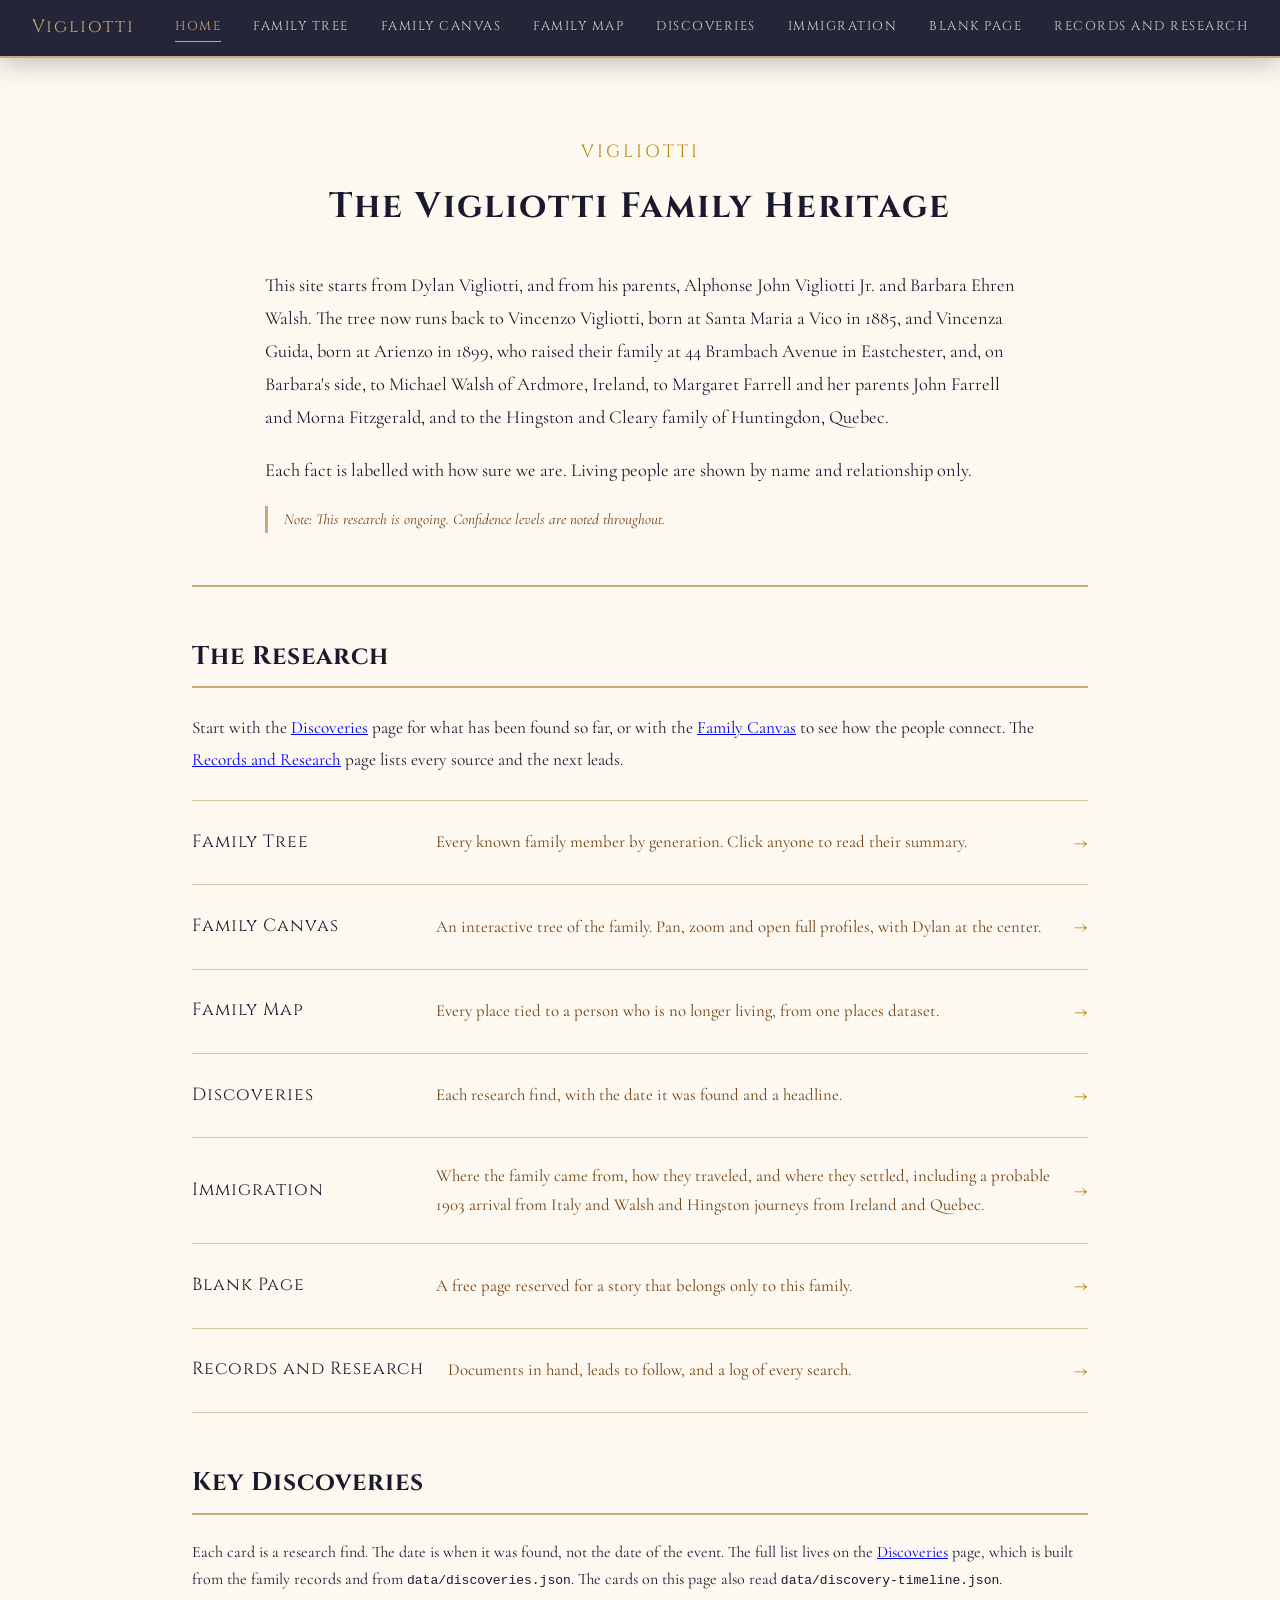
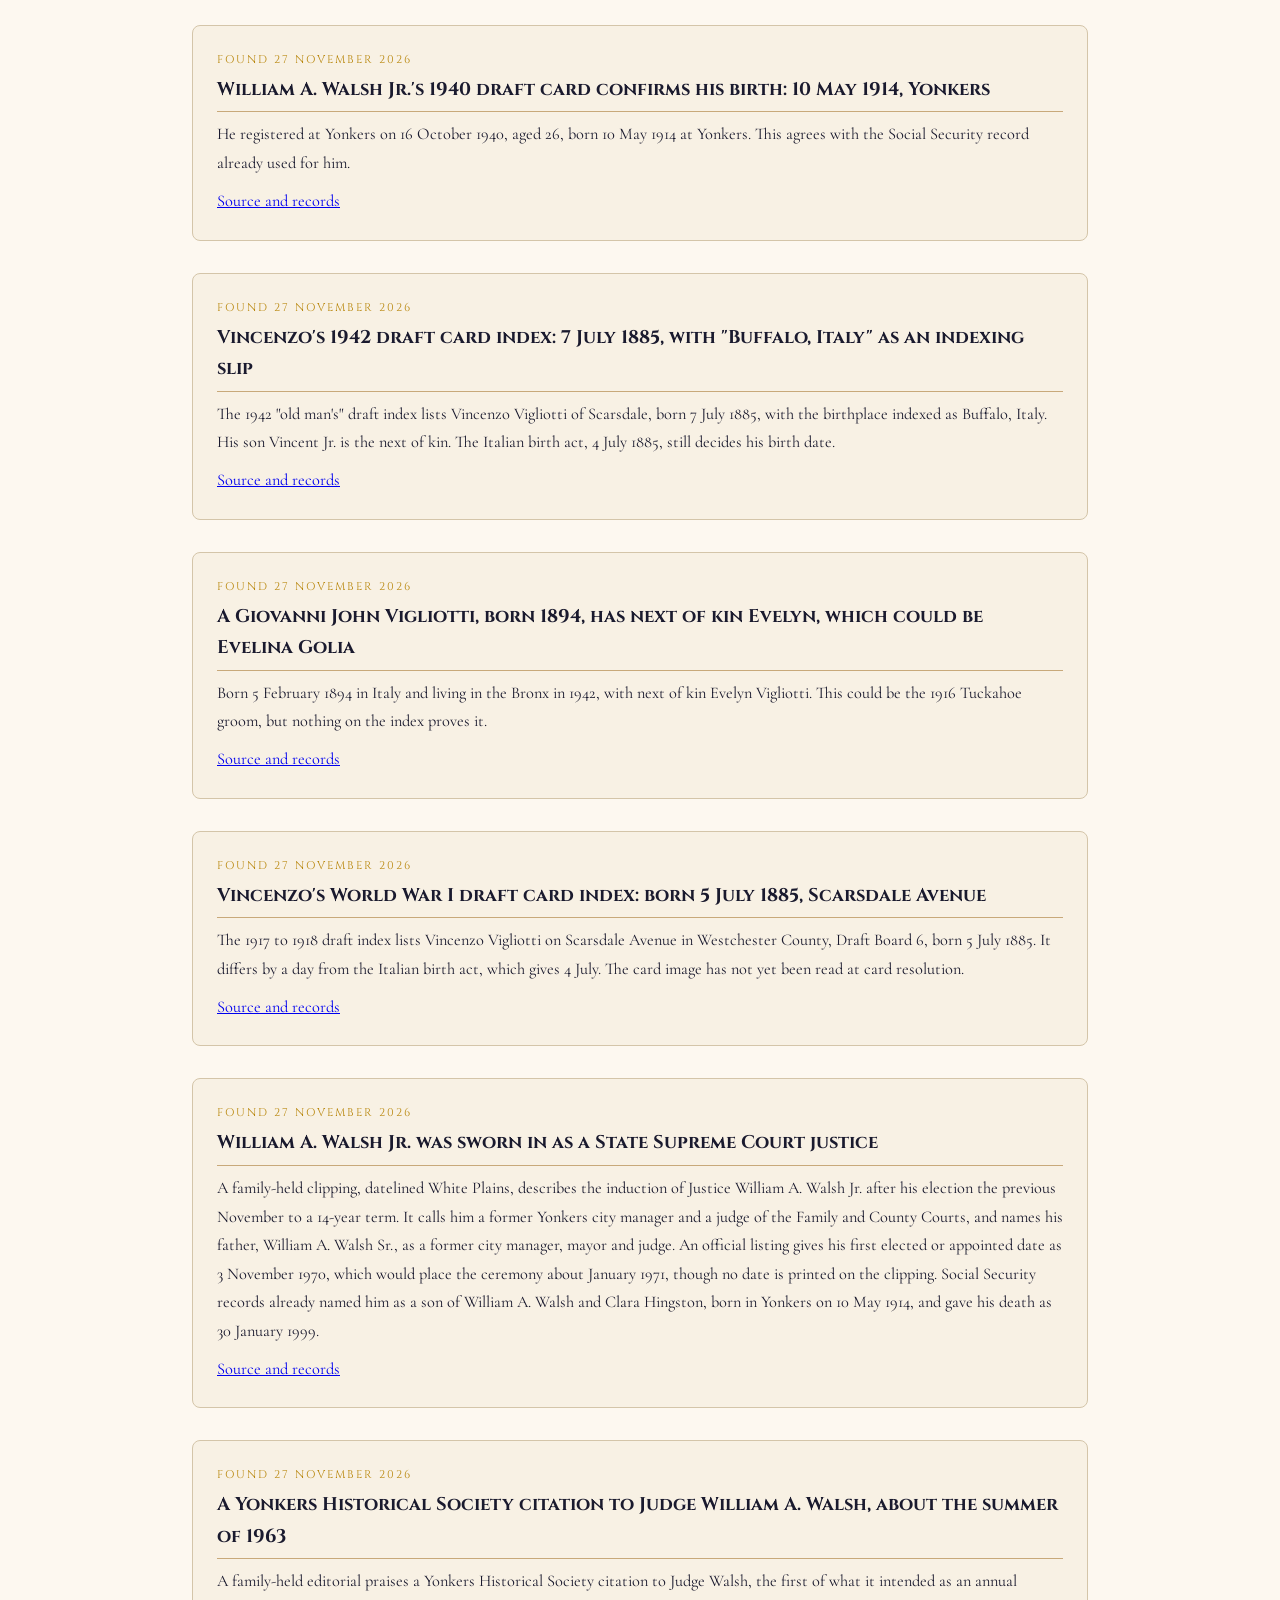
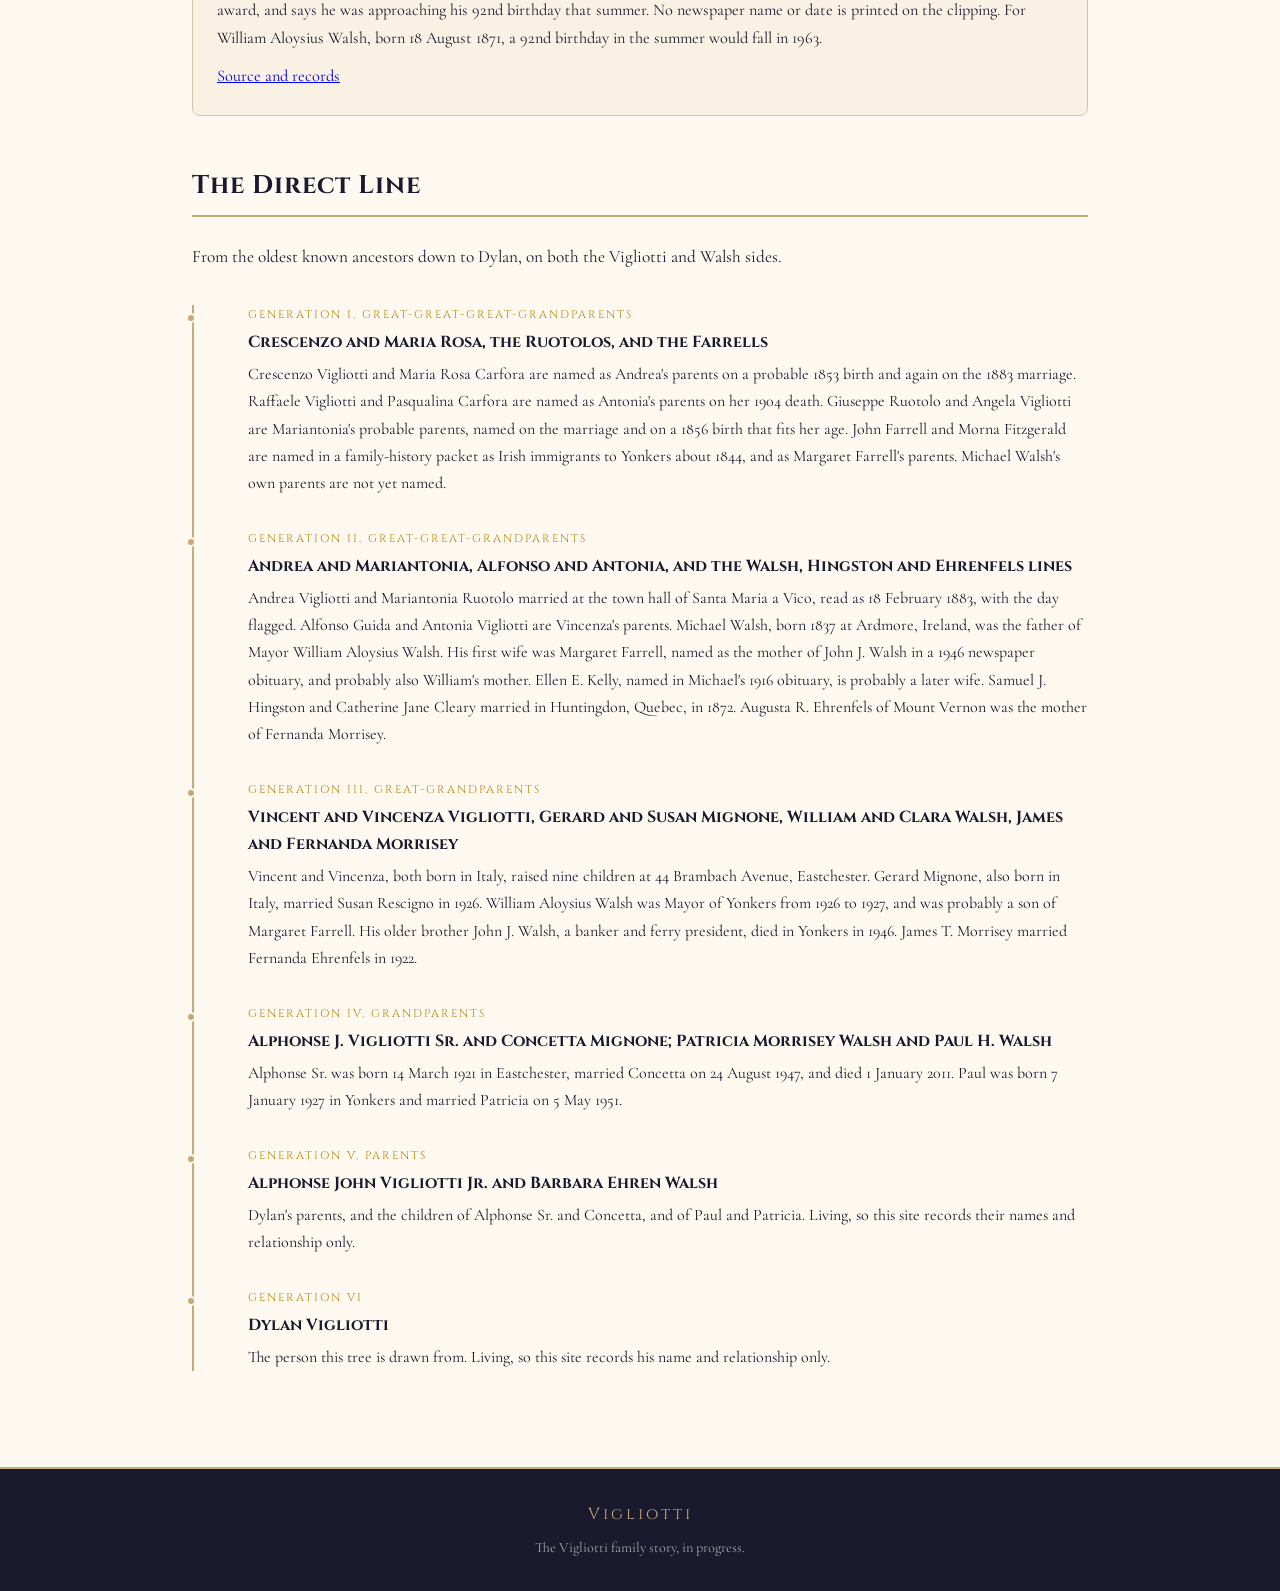
<file: index.html>
<!DOCTYPE html>
<html lang="en">
<head>
    <meta charset="UTF-8">
    <meta name="viewport" content="width=device-width, initial-scale=1.0, viewport-fit=cover">
    <title data-html-de="Das Erbe der Familie Vigliotti">The Vigliotti Family Heritage</title>
    <meta name="description" content="The Vigliotti family story: family tree, interactive canvas, family map, discoveries, immigration, and the records behind them.">
    <link rel="preconnect" href="https://fonts.googleapis.com">
    <link rel="preconnect" href="https://fonts.gstatic.com" crossorigin>
    <link href="https://fonts.googleapis.com/css2?family=Cinzel:wght@400;600;700&family=Cormorant+Garamond:ital,wght@0,400;0,500;0,600;1,400;1,500&family=EB+Garamond:ital,wght@0,400;0,500;0,600;1,400&display=swap" rel="stylesheet">
    <link rel="icon" href="data:,">
    <link rel="stylesheet" href="styles.css">
</head>
<body>

<nav class="main-nav" aria-label="Site">
    <div class="nav-inner">
        <a href="index.html" class="nav-logo">Vigliotti</a>
        <div class="nav-links" id="navLinks">
            <a href="index.html" class="active" aria-current="page">Home</a>
            <a href="family-tree.html" data-label-de="Stammbaum">Family Tree</a>
            <a href="tree-canvas.html" data-label-de="Familienleinwand">Family Canvas</a>
            <a href="map.html" data-label-de="Familienkarte">Family Map</a>
            <a href="discoveries.html" data-label-de="Funde">Discoveries</a>
            <a href="immigration.html" data-label-de="Einwanderung">Immigration</a>
            <a href="blank-page.html" data-label-de="Leere Seite">Blank Page</a>
            <a href="research.html" data-label-de="Urkunden und Forschung">Records and Research</a>
        </div>
        <button class="nav-toggle" id="navToggle" aria-label="Open menu" aria-expanded="false" aria-controls="navLinks">
            <span></span><span></span><span></span>
        </button>
    </div>
</nav>

<div class="page-container">

    <div class="hero-intro">
        <div class="hero-title">Vigliotti</div>
        <h1 data-label-de="Das Erbe der Familie Vigliotti">The Vigliotti Family Heritage</h1>
        <div class="intro-story">
            <p data-html-de="Diese Seite geht von Dylan Vigliotti aus und von seinen Eltern, Alphonse John Vigliotti Jr. und Barbara Ehren Walsh. Der Stammbaum reicht nun zurück bis Vincenzo Vigliotti, geboren 1885 in Santa Maria a Vico, und Vincenza Guida, geboren 1899 in Arienzo, die ihre Familie in der 44 Brambach Avenue in Eastchester großzogen, und auf Barbaras Seite bis Michael Walsh aus Ardmore, Irland, bis Margaret Farrell und ihre Eltern John Farrell und Morna Fitzgerald, und bis zur Familie Hingston und Cleary aus Huntingdon, Québec.">This site starts from Dylan Vigliotti, and from his parents, Alphonse John Vigliotti Jr. and Barbara Ehren Walsh. The tree now runs back to Vincenzo Vigliotti, born at Santa Maria a Vico in 1885, and Vincenza Guida, born at Arienzo in 1899, who raised their family at 44 Brambach Avenue in Eastchester, and, on Barbara's side, to Michael Walsh of Ardmore, Ireland, to Margaret Farrell and her parents John Farrell and Morna Fitzgerald, and to the Hingston and Cleary family of Huntingdon, Quebec.</p>
            <p data-label-de="Jedes Faktum ist danach bezeichnet, wie sicher wir sind. Lebende Personen erscheinen nur mit Name und Verwandtschaft.">Each fact is labelled with how sure we are. Living people are shown by name and relationship only. </p>
            <p class="intro-note" data-label-de="Hinweis: Die Forschung geht weiter. Der Grad der Sicherheit ist durchgehend vermerkt.">Note: This research is ongoing. Confidence levels are noted throughout.</p>
        </div>
    </div>

    <h2 class="section-header" data-label-de="Die Forschung">The Research</h2>
    <div class="section-body" style="margin-bottom: 1.5rem;">
        <p data-html-de="Beginnen Sie mit der Seite &lt;a href=&quot;discoveries.html&quot;&gt;Funde&lt;/a&gt; für das bisher Gefundene, oder mit der &lt;a href=&quot;tree-canvas.html&quot;&gt;Familienleinwand&lt;/a&gt;, um zu sehen, wie die Personen zusammenhängen. Die Seite &lt;a href=&quot;research.html&quot;&gt;Urkunden und Forschung&lt;/a&gt; führt jede Quelle und die nächsten Spuren auf.">Start with the <a href="discoveries.html" data-label-de="Funde">Discoveries</a> page for what has been found so far, or with the <a href="tree-canvas.html" data-label-de="Familienleinwand">Family Canvas</a> to see how the people connect. The <a href="research.html" data-label-de="Urkunden und Forschung">Records and Research</a> page lists every source and the next leads.</p>
    </div>

    <div class="page-list">
        <a href="family-tree.html" class="page-link">
            <span class="page-link-title" data-label-de="Stammbaum">Family Tree</span>
            <span class="page-link-desc" data-label-de="Jedes bekannte Familienmitglied nach Generation. Klicken Sie auf eine Person, um die Zusammenfassung zu lesen.">Every known family member by generation. Click anyone to read their summary.</span>
            <span class="page-link-arrow">&rarr;</span>
        </a>
        <a href="tree-canvas.html" class="page-link">
            <span class="page-link-title" data-label-de="Familienleinwand">Family Canvas</span>
            <span class="page-link-desc" data-label-de="Ein interaktiver Stammbaum der Familie. Verschieben, vergrößern und volle Profile öffnen, mit Dylan in der Mitte.">An interactive tree of the family. Pan, zoom and open full profiles, with Dylan at the center.</span>
            <span class="page-link-arrow">&rarr;</span>
        </a>
        <a href="map.html" class="page-link">
            <span class="page-link-title" data-label-de="Familienkarte">Family Map</span>
            <span class="page-link-desc" data-label-de="Jeder Ort, der mit einer nicht mehr lebenden Person verbunden ist, aus einem einzigen Ortsverzeichnis.">Every place tied to a person who is no longer living, from one places dataset.</span>
            <span class="page-link-arrow">&rarr;</span>
        </a>
        <a href="discoveries.html" class="page-link">
            <span class="page-link-title" data-label-de="Funde">Discoveries</span>
            <span class="page-link-desc" data-label-de="Jeder Forschungsfund, mit dem Datum des Fundes und einer Überschrift.">Each research find, with the date it was found and a headline.</span>
            <span class="page-link-arrow">&rarr;</span>
        </a>
        <a href="immigration.html" class="page-link">
            <span class="page-link-title" data-label-de="Einwanderung">Immigration</span>
            <span class="page-link-desc" data-label-de="Woher die Familie kam, wie sie reiste und wo sie sich niederließ, einschließlich einer wahrscheinlichen Ankunft 1903 aus Italien und der Wege von Walsh und Hingston aus Irland und Québec.">Where the family came from, how they traveled, and where they settled, including a probable 1903 arrival from Italy and Walsh and Hingston journeys from Ireland and Quebec.</span>
            <span class="page-link-arrow">&rarr;</span>
        </a>
        <a href="blank-page.html" class="page-link">
            <span class="page-link-title" data-label-de="Leere Seite">Blank Page</span>
            <span class="page-link-desc" data-label-de="Eine freie Seite für eine Geschichte, die nur dieser Familie gehört.">A free page reserved for a story that belongs only to this family.</span>
            <span class="page-link-arrow">&rarr;</span>
        </a>
        <a href="research.html" class="page-link">
            <span class="page-link-title" data-label-de="Urkunden und Forschung">Records and Research</span>
            <span class="page-link-desc" data-label-de="Vorliegende Urkunden, offene Spuren und ein Protokoll jeder Suche.">Documents in hand, leads to follow, and a log of every search.</span>
            <span class="page-link-arrow">&rarr;</span>
        </a>
    </div>

    <h2 class="section-header" id="key-discoveries" data-label-de="Wichtige Funde">Key Discoveries</h2>
    <p class="section-body" data-html-de="Jede Karte ist ein Forschungsfund. Das Datum ist der Tag des Fundes, nicht das Datum des Ereignisses. Die volle Liste steht auf der Seite &lt;a href=&quot;discoveries.html&quot;&gt;Funde&lt;/a&gt;, aufgebaut aus den Familienurkunden und aus &lt;code&gt;data/discoveries.json&lt;/code&gt;. Die Karten auf dieser Seite lesen außerdem &lt;code&gt;data/discovery-timeline.json&lt;/code&gt;.">Each card is a research find. The date is when it was found, not the date of the event. The full list lives on the <a href="discoveries.html" data-label-de="Funde">Discoveries</a> page, which is built from the family records and from <code>data/discoveries.json</code>. The cards on this page also read <code>data/discovery-timeline.json</code>.</p>
    <div class="discovery-grid" id="discoveryHome" data-discovery-limit="6">
        <noscript>
            <div class="discovery-card">
                <span class="discovery-era" data-label-de="Gefunden am 26. November 2026">Found 26 November 2026</span>
                <h3 data-label-de="Pat Fucales Nachruf nennt Susan Vigliotti und die angeheirateten Vigliotti">Pat Fucale's obituary names Susan Vigliotti and the Vigliotti in-laws</h3>
                <p data-html-de="Die volle Eintragung und die Quelle stehen auf der Seite &lt;a href=&quot;discoveries.html&quot;&gt;Funde&lt;/a&gt;.">See the <a href="discoveries.html" data-label-de="Funde">Discoveries</a> page for the full entry and the source.</p>
            </div>
        </noscript>
        <p class="placeholder-text" id="discoveryHomeFallback" data-label-de="Die Funde werden geladen.">Loading the discoveries.</p>
    </div>

    <h2 class="section-header" data-label-de="Die direkte Linie">The Direct Line</h2>
    <div class="section-body">
        <p data-label-de="Von den ältesten bekannten Vorfahren bis zu Dylan, auf der Seite der Vigliotti und der Walsh.">From the oldest known ancestors down to Dylan, on both the Vigliotti and Walsh sides.</p>
    </div>
    <div class="timeline">
        <div class="timeline-item">
            <div class="timeline-year" data-label-de="Generation I, Urururgroßeltern">Generation I, great-great-great-grandparents</div>
            <h3 data-label-de="Crescenzo und Maria Rosa, die Ruotolos und die Farrells">Crescenzo and Maria Rosa, the Ruotolos, and the Farrells</h3>
            <p data-label-de="Crescenzo Vigliotti und Maria Rosa Carfora sind auf einer wahrscheinlichen Geburt von 1853 und erneut auf der Heirat von 1883 als Andreas Eltern genannt. Raffaele Vigliotti und Pasqualina Carfora sind auf Antonias Tod 1904 als ihre Eltern genannt. Giuseppe Ruotolo und Angela Vigliotti sind Mariantonias wahrscheinliche Eltern, genannt auf der Heirat und auf einer Geburt von 1856, die zu ihrem Alter passt. John Farrell und Morna Fitzgerald sind in einem Familienpaket als irische Einwanderer nach Yonkers um 1844 genannt, und als Eltern von Margaret Farrell. Die eigenen Eltern von Michael Walsh sind noch nicht benannt.">Crescenzo Vigliotti and Maria Rosa Carfora are named as Andrea's parents on a probable 1853 birth and again on the 1883 marriage. Raffaele Vigliotti and Pasqualina Carfora are named as Antonia's parents on her 1904 death. Giuseppe Ruotolo and Angela Vigliotti are Mariantonia's probable parents, named on the marriage and on a 1856 birth that fits her age. John Farrell and Morna Fitzgerald are named in a family-history packet as Irish immigrants to Yonkers about 1844, and as Margaret Farrell's parents. Michael Walsh's own parents are not yet named.</p>
        </div>
        <div class="timeline-item">
            <div class="timeline-year" data-label-de="Generation II, Ururgroßeltern">Generation II, great-great-grandparents</div>
            <h3 data-label-de="Andrea und Mariantonia, Alfonso und Antonia, und die Linien Walsh, Hingston und Ehrenfels">Andrea and Mariantonia, Alfonso and Antonia, and the Walsh, Hingston and Ehrenfels lines</h3>
            <p data-label-de="Andrea Vigliotti und Mariantonia Ruotolo heirateten im Rathaus von Santa Maria a Vico, gelesen als 18. Februar 1883, wobei der Tag gekennzeichnet ist. Alfonso Guida und Antonia Vigliotti sind Vincenzas Eltern. Michael Walsh, 1837 in Ardmore, Irland, geboren, war der Vater von Bürgermeister William Aloysius Walsh. Seine erste Ehefrau war Margaret Farrell, im Zeitungsnachruf von 1946 auf John J. Walsh als dessen Mutter genannt, und wahrscheinlich auch Williams Mutter. Ellen E. Kelly, im Nachruf auf Michael von 1916 genannt, ist wahrscheinlich eine spätere Ehefrau. Samuel J. Hingston und Catherine Jane Cleary heirateten 1872 in Huntingdon, Québec. Augusta R. Ehrenfels aus Mount Vernon war die Mutter von Fernanda Morrisey.">Andrea Vigliotti and Mariantonia Ruotolo married at the town hall of Santa Maria a Vico, read as 18 February 1883, with the day flagged. Alfonso Guida and Antonia Vigliotti are Vincenza's parents. Michael Walsh, born 1837 at Ardmore, Ireland, was the father of Mayor William Aloysius Walsh. His first wife was Margaret Farrell, named as the mother of John J. Walsh in a 1946 newspaper obituary, and probably also William's mother. Ellen E. Kelly, named in Michael's 1916 obituary, is probably a later wife. Samuel J. Hingston and Catherine Jane Cleary married in Huntingdon, Quebec, in 1872. Augusta R. Ehrenfels of Mount Vernon was the mother of Fernanda Morrisey.</p>
        </div>
        <div class="timeline-item">
            <div class="timeline-year" data-label-de="Generation III, Urgroßeltern">Generation III, great-grandparents</div>
            <h3 data-label-de="Vincent und Vincenza Vigliotti, Gerard und Susan Mignone, William und Clara Walsh, James und Fernanda Morrisey">Vincent and Vincenza Vigliotti, Gerard and Susan Mignone, William and Clara Walsh, James and Fernanda Morrisey</h3>
            <p data-label-de="Vincent und Vincenza, beide in Italien geboren, zogen neun Kinder in der 44 Brambach Avenue in Eastchester groß. Gerard Mignone, ebenfalls in Italien geboren, heiratete Susan Rescigno 1926. William Aloysius Walsh war von 1926 bis 1927 Bürgermeister von Yonkers und war wahrscheinlich ein Sohn von Margaret Farrell. Sein älterer Bruder John J. Walsh, Bankier und Fährenpräsident, starb 1946 in Yonkers. James T. Morrisey heiratete Fernanda Ehrenfels 1922.">Vincent and Vincenza, both born in Italy, raised nine children at 44 Brambach Avenue, Eastchester. Gerard Mignone, also born in Italy, married Susan Rescigno in 1926. William Aloysius Walsh was Mayor of Yonkers from 1926 to 1927, and was probably a son of Margaret Farrell. His older brother John J. Walsh, a banker and ferry president, died in Yonkers in 1946. James T. Morrisey married Fernanda Ehrenfels in 1922.</p>
        </div>
        <div class="timeline-item">
            <div class="timeline-year" data-label-de="Generation IV, Großeltern">Generation IV, grandparents</div>
            <h3 data-label-de="Alphonse J. Vigliotti Sr. und Concetta Mignone, Patricia Morrisey Walsh und Paul H. Walsh">Alphonse J. Vigliotti Sr. and Concetta Mignone; Patricia Morrisey Walsh and Paul H. Walsh</h3>
            <p data-label-de="Alphonse Sr. wurde am 14. März 1921 in Eastchester geboren, heiratete Concetta am 24. August 1947 und starb am 1. Januar 2011. Paul wurde am 7. Januar 1927 in Yonkers geboren und heiratete Patricia am 5. Mai 1951.">Alphonse Sr. was born 14 March 1921 in Eastchester, married Concetta on 24 August 1947, and died 1 January 2011. Paul was born 7 January 1927 in Yonkers and married Patricia on 5 May 1951.</p>
        </div>
        <div class="timeline-item">
            <div class="timeline-year" data-label-de="Generation V, Eltern">Generation V, parents</div>
            <h3 data-label-de="Alphonse John Vigliotti Jr. und Barbara Ehren Walsh">Alphonse John Vigliotti Jr. and Barbara Ehren Walsh</h3>
            <p data-label-de="Dylans Eltern und die Kinder von Alphonse Sr. und Concetta sowie von Paul und Patricia. Sie leben, deshalb verzeichnet diese Seite nur ihre Namen und die Verwandtschaft.">Dylan's parents, and the children of Alphonse Sr. and Concetta, and of Paul and Patricia. Living, so this site records their names and relationship only.</p>
        </div>
        <div class="timeline-item">
            <div class="timeline-year" data-label-de="Generation VI">Generation VI</div>
            <h3>Dylan Vigliotti</h3>
            <p data-label-de="Die Person, von der dieser Stammbaum ausgeht. Er lebt, deshalb verzeichnet diese Seite nur seinen Namen und die Verwandtschaft.">The person this tree is drawn from. Living, so this site records his name and relationship only.</p>
        </div>
    </div>

</div>

<footer class="site-footer">
    <div class="footer-crest">Vigliotti</div>
    <p data-label-de="Die Geschichte der Familie Vigliotti, noch in Arbeit.">The Vigliotti family story, in progress.</p>
</footer>

<script src="site.js"></script>
<script src="discovery-timeline.js"></script>
</body>
</html>
</file>
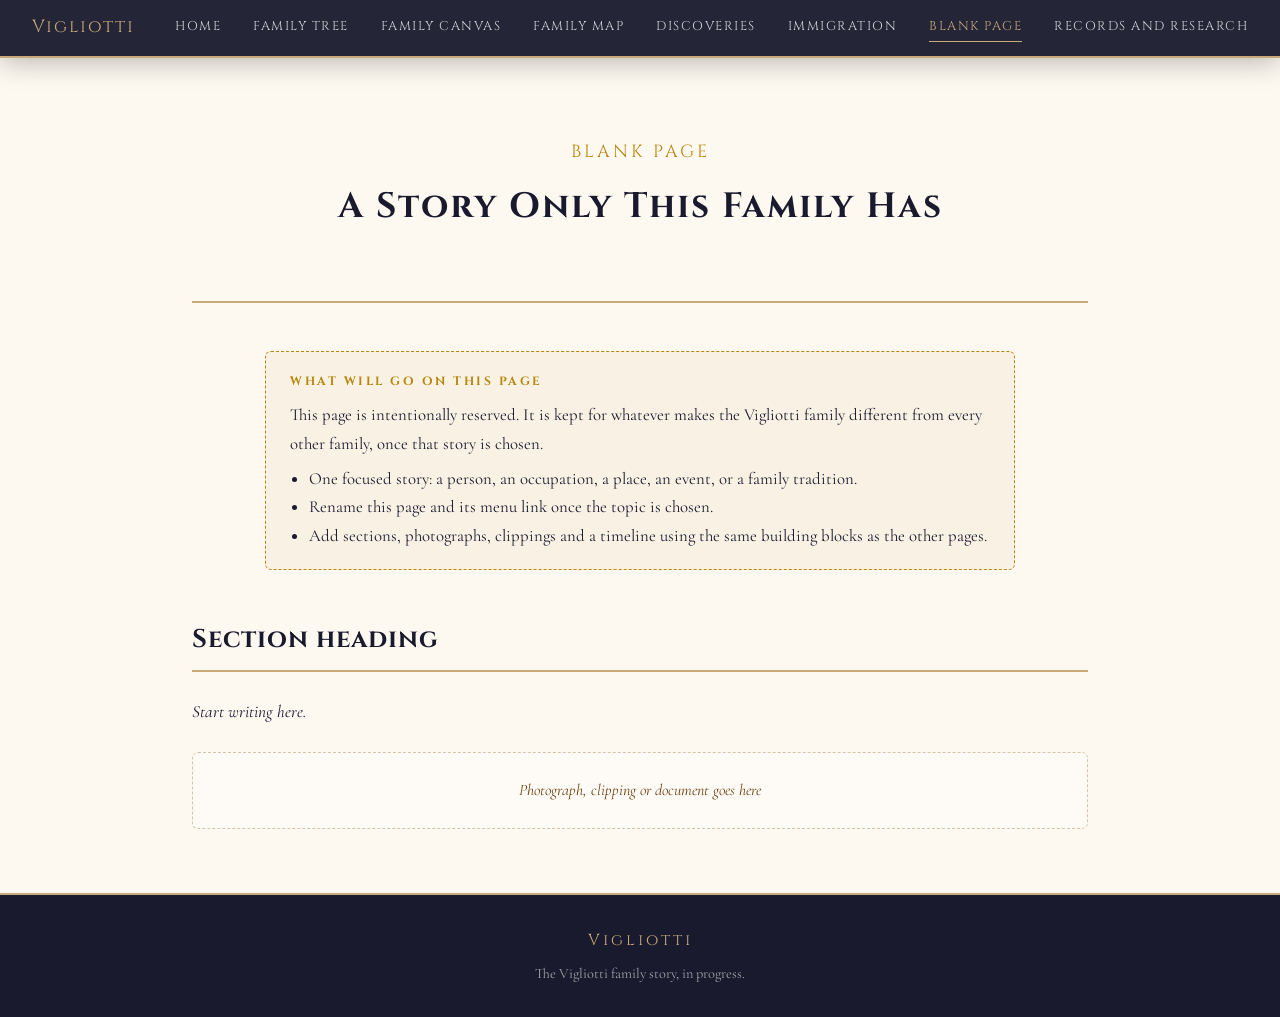
<file: blank-page.html>
<!DOCTYPE html>
<html lang="en">
<head>
    <meta charset="UTF-8">
    <meta name="viewport" content="width=device-width, initial-scale=1.0, viewport-fit=cover">
    <title data-html-de="Leere Seite: Vigliotti">Blank Page: Vigliotti</title>
    <meta name="description" content="A free page for a story that belongs only to the Vigliotti family.">
    <link rel="preconnect" href="https://fonts.googleapis.com">
    <link rel="preconnect" href="https://fonts.gstatic.com" crossorigin>
    <link href="https://fonts.googleapis.com/css2?family=Cinzel:wght@400;600;700&family=Cormorant+Garamond:ital,wght@0,400;0,500;0,600;1,400;1,500&family=EB+Garamond:ital,wght@0,400;0,500;0,600;1,400&display=swap" rel="stylesheet">
    <link rel="icon" href="data:,">
    <link rel="stylesheet" href="styles.css">
</head>
<body>

<nav class="main-nav" aria-label="Site">
    <div class="nav-inner">
        <a href="index.html" class="nav-logo">Vigliotti</a>
        <div class="nav-links" id="navLinks">
            <a href="index.html">Home</a>
            <a href="family-tree.html">Family Tree</a>
            <a href="tree-canvas.html">Family Canvas</a>
            <a href="map.html">Family Map</a>
            <a href="discoveries.html">Discoveries</a>
            <a href="immigration.html">Immigration</a>
            <a href="blank-page.html" class="active" aria-current="page" data-label-de="Leere Seite">Blank Page</a>
            <a href="research.html">Records and Research</a>
        </div>
        <button class="nav-toggle" id="navToggle" aria-label="Open menu" aria-expanded="false" aria-controls="navLinks">
            <span></span><span></span><span></span>
        </button>
    </div>
</nav>

<div class="page-container">

    <div class="hero-intro">
        <div class="hero-title" data-label-de="Leere Seite">Blank Page</div>
        <h1 data-label-de="Eine Geschichte, die nur diese Familie hat">A Story Only This Family Has</h1>
    </div>

    <div class="template-note">
        <h2 data-label-de="Was auf diese Seite kommt">What will go on this page</h2>
        <p data-label-de="Diese Seite ist absichtlich frei gehalten. Sie bleibt für das, was die Familie Vigliotti von jeder anderen unterscheidet, sobald diese Geschichte gewählt ist.">This page is intentionally reserved. It is kept for whatever makes the Vigliotti family different from every other family, once that story is chosen.</p>
        <ul>
            <li data-label-de="Eine klare Geschichte: eine Person, ein Beruf, ein Ort, ein Ereignis oder eine Familientradition.">One focused story: a person, an occupation, a place, an event, or a family tradition.</li>
            <li data-label-de="Benennen Sie diese Seite und den Menüeintrag um, sobald das Thema gewählt ist.">Rename this page and its menu link once the topic is chosen.</li>
            <li data-label-de="Fügen Sie Abschnitte, Fotografien, Ausschnitte und eine Zeitlinie hinzu, mit denselben Bausteinen wie die anderen Seiten.">Add sections, photographs, clippings and a timeline using the same building blocks as the other pages.</li>
        </ul>
    </div>

    <h2 class="section-header" data-label-de="Abschnittsüberschrift">Section heading</h2>
    <div class="section-body">
        <p class="placeholder-text" data-label-de="Hier beginnen.">Start writing here.</p>
    </div>
    <div class="empty-slot" data-label-de="Fotografie, Ausschnitt oder Urkunde kommt hierhin">Photograph, clipping or document goes here</div>

</div>

<footer class="site-footer">
    <div class="footer-crest">Vigliotti</div>
    <p data-label-de="Die Geschichte der Familie Vigliotti, noch in Arbeit.">The Vigliotti family story, in progress.</p>
</footer>

<script src="site.js"></script>
</body>
</html>
</file>
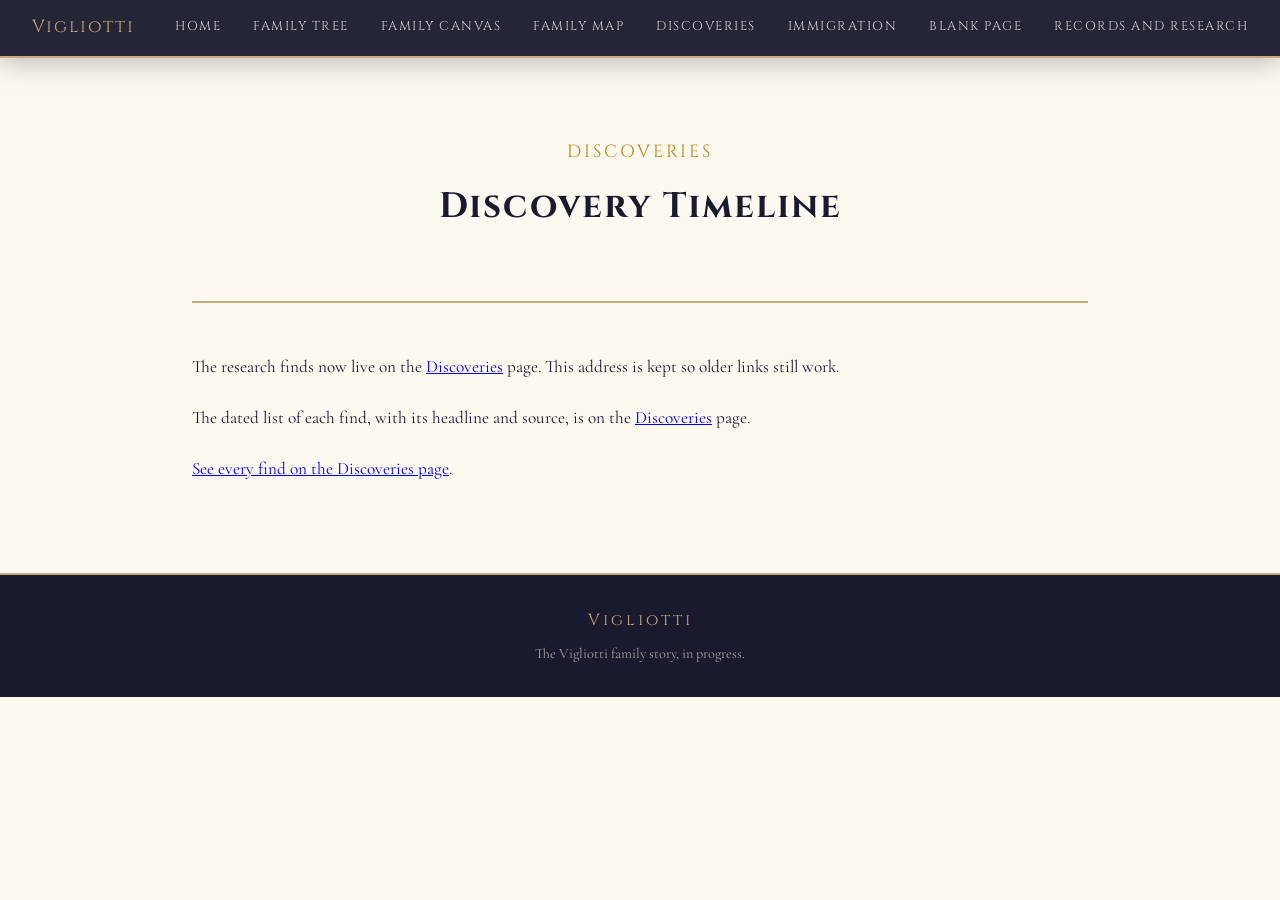
<file: discovery.html>
<!DOCTYPE html>
<html lang="en">
<head>
    <meta charset="UTF-8">
    <meta name="viewport" content="width=device-width, initial-scale=1.0, viewport-fit=cover">
    <title data-html-de="Fundzeitlinie: Vigliotti">Discovery Timeline: Vigliotti</title>
    <meta name="description" content="The Vigliotti research finds have moved to the Discoveries page. This address is kept so older links still work.">
    <link rel="preconnect" href="https://fonts.googleapis.com">
    <link rel="preconnect" href="https://fonts.gstatic.com" crossorigin>
    <link href="https://fonts.googleapis.com/css2?family=Cinzel:wght@400;600;700&family=Cormorant+Garamond:ital,wght@0,400;0,500;0,600;1,400;1,500&family=EB+Garamond:ital,wght@0,400;0,500;0,600;1,400&display=swap" rel="stylesheet">
    <link rel="icon" href="data:,">
    <link rel="stylesheet" href="styles.css">
</head>
<body>

<nav class="main-nav" aria-label="Site">
    <div class="nav-inner">
        <a href="index.html" class="nav-logo">Vigliotti</a>
        <div class="nav-links" id="navLinks">
            <a href="index.html">Home</a>
            <a href="family-tree.html">Family Tree</a>
            <a href="tree-canvas.html">Family Canvas</a>
            <a href="map.html">Family Map</a>
            <a href="discoveries.html" data-label-de="Funde">Discoveries</a>
            <a href="immigration.html">Immigration</a>
            <a href="blank-page.html">Blank Page</a>
            <a href="research.html">Records and Research</a>
        </div>
        <button class="nav-toggle" id="navToggle" aria-label="Open menu" aria-expanded="false" aria-controls="navLinks">
            <span></span><span></span><span></span>
        </button>
    </div>
</nav>

<div class="page-container">

    <div class="hero-intro">
        <div class="hero-title" data-label-de="Funde">Discoveries</div>
        <h1 data-label-de="Fundzeitlinie">Discovery Timeline</h1>
    </div>

    <div class="section-body">
        <p data-html-de="Die Forschungsfunde stehen jetzt auf der Seite <a href=&quot;discoveries.html&quot;>Funde</a>. Diese Adresse bleibt, damit ältere Links weiter führen.">The research finds now live on the <a href="discoveries.html" data-label-de="Funde">Discoveries</a> page. This address is kept so older links still work.</p>
        <p data-html-de="Die datierte Liste jedes Fundes, mit Überschrift und Quelle, steht auf der Seite <a href=&quot;discoveries.html&quot;>Funde</a>.">The dated list of each find, with its headline and source, is on the <a href="discoveries.html" data-label-de="Funde">Discoveries</a> page.</p>
        <p data-html-de="&lt;a href=&quot;discoveries.html&quot;&gt;Alle Funde auf der Seite Funde ansehen&lt;/a&gt;."><a href="discoveries.html">See every find on the Discoveries page</a>.</p>
    </div>

</div>

<footer class="site-footer">
    <div class="footer-crest">Vigliotti</div>
    <p data-label-de="Die Geschichte der Familie Vigliotti, noch in Arbeit.">The Vigliotti family story, in progress.</p>
</footer>

<script src="site.js"></script>
</body>
</html>
</file>
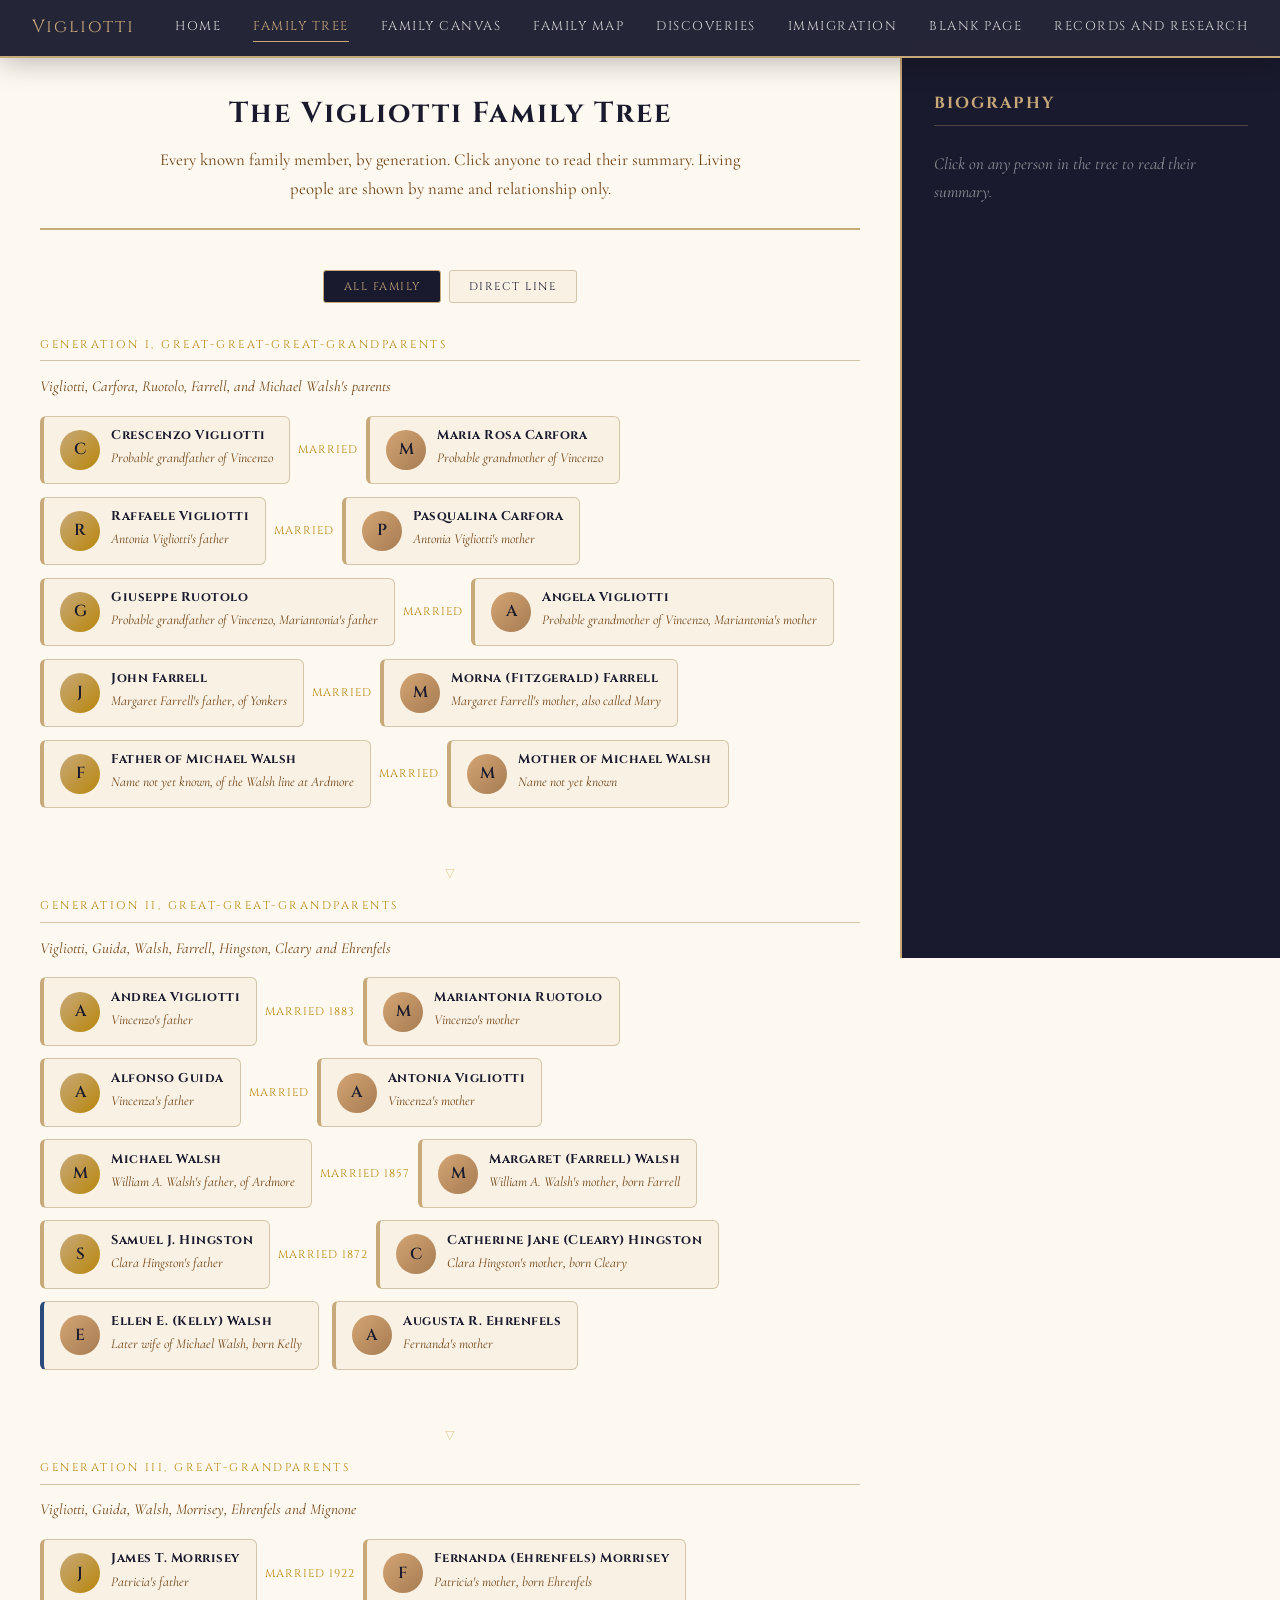
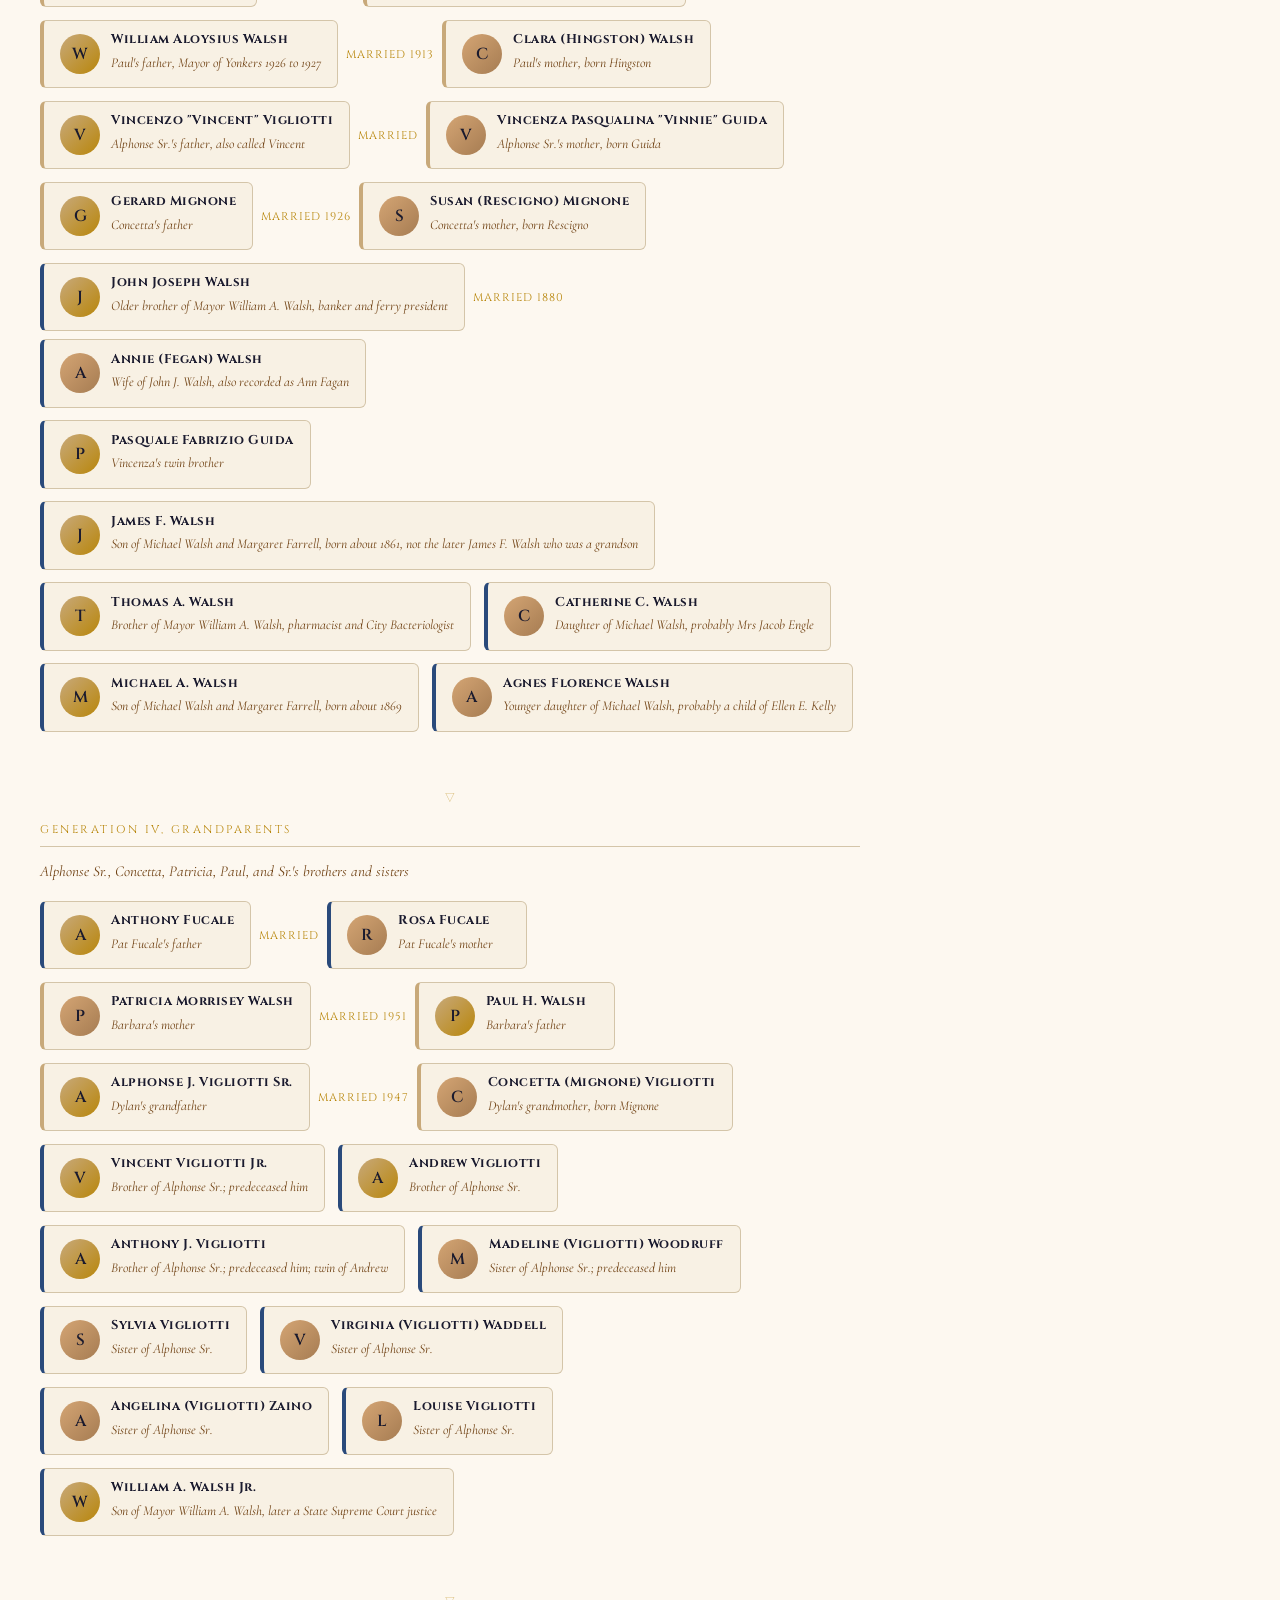
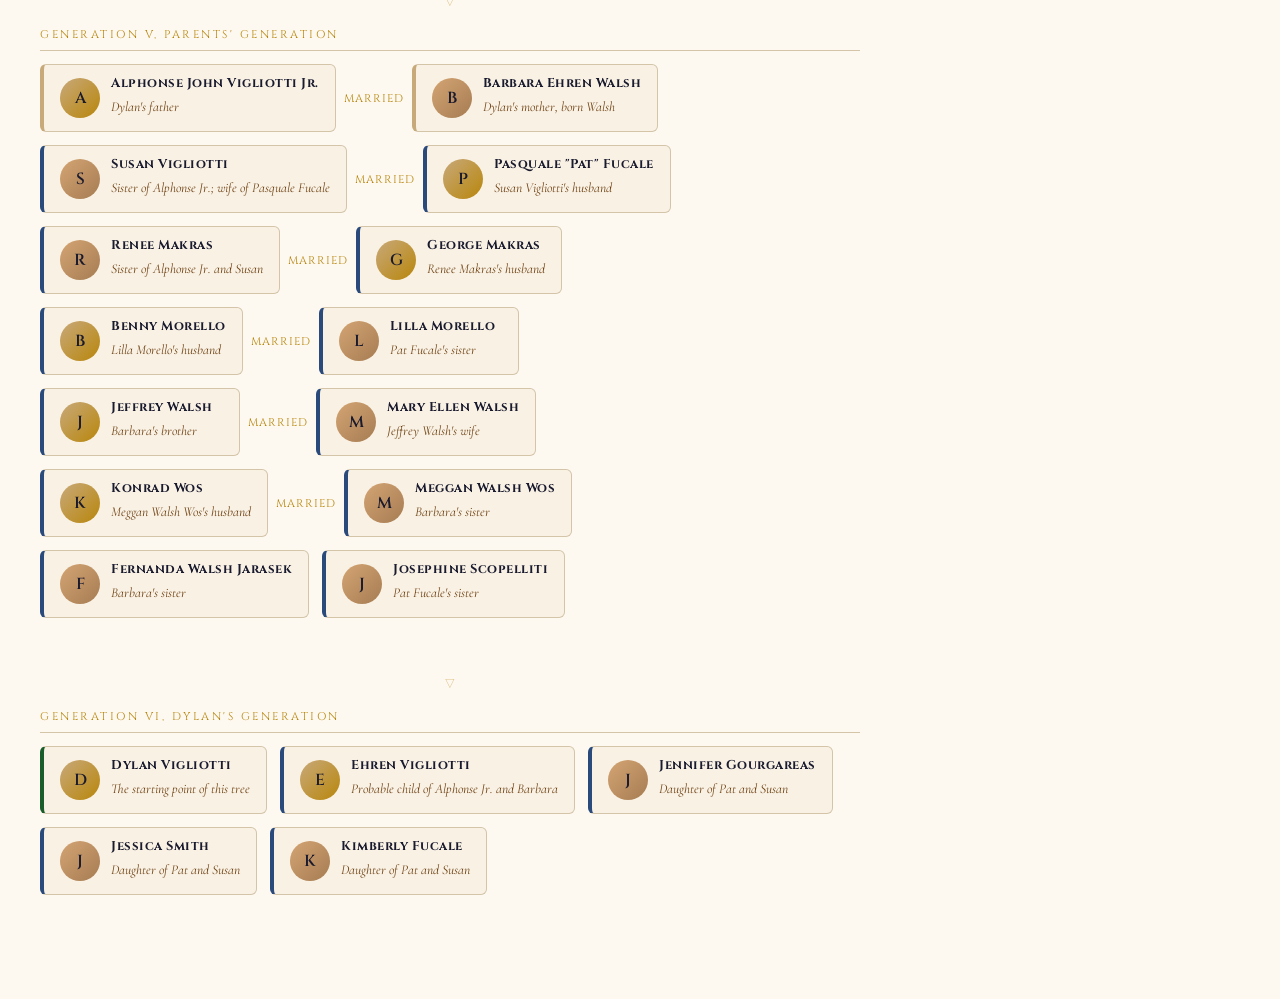
<file: family-tree.html>
<!DOCTYPE html>
<html lang="en">
<head>
    <meta charset="UTF-8">
    <meta name="viewport" content="width=device-width, initial-scale=1.0, viewport-fit=cover">
    <title data-html-de="Stammbaum: Vigliotti">Family Tree: Vigliotti</title>
    <meta name="description" content="The Vigliotti family tree, generation by generation, with Dylan at the center.">
    <link rel="preconnect" href="https://fonts.googleapis.com">
    <link rel="preconnect" href="https://fonts.gstatic.com" crossorigin>
    <link href="https://fonts.googleapis.com/css2?family=Cinzel:wght@400;600;700&family=Cormorant+Garamond:ital,wght@0,400;0,500;0,600;1,400;1,500&family=EB+Garamond:ital,wght@0,400;0,500;0,600;1,400&display=swap" rel="stylesheet">
    <link rel="icon" href="data:,">
    <link rel="stylesheet" href="styles.css">
</head>
<body>

<nav class="main-nav" aria-label="Site">
    <div class="nav-inner">
        <a href="index.html" class="nav-logo">Vigliotti</a>
        <div class="nav-links" id="navLinks">
            <a href="index.html">Home</a>
            <a href="family-tree.html" class="active" aria-current="page">Family Tree</a>
            <a href="tree-canvas.html">Family Canvas</a>
            <a href="map.html">Family Map</a>
            <a href="discoveries.html">Discoveries</a>
            <a href="immigration.html">Immigration</a>
            <a href="blank-page.html">Blank Page</a>
            <a href="research.html">Records and Research</a>
        </div>
        <button class="nav-toggle" id="navToggle" aria-label="Open menu" aria-expanded="false" aria-controls="navLinks">
            <span></span><span></span><span></span>
        </button>
    </div>
</nav>

<div class="tree-page">

    <div class="tree-main">

        <div class="tree-header">
            <h1 data-label-de="Der Stammbaum der Familie Vigliotti">The Vigliotti Family Tree</h1>
            <p data-label-de="Jedes bekannte Familienmitglied, nach Generation. Klicken Sie auf eine Person, um die Zusammenfassung zu lesen. Lebende Personen erscheinen nur mit Name und Verwandtschaft.">Every known family member, by generation. Click anyone to read their summary. Living people are shown by name and relationship only.</p>
        </div>

        <div class="tree-filter" id="treeFilter">
            <button class="tree-btn active" data-view="full" type="button" data-label-de="Ganze Familie">All Family</button>
            <button class="tree-btn" data-view="direct" type="button" data-label-de="Direkte Linie">Direct Line</button>
        </div>

        <div id="treeRoot" aria-live="polite">
            <p class="placeholder-text" data-label-de="Der Stammbaum wird geladen.">Loading the family tree.</p>
        </div>
        <noscript><p class="placeholder-text" data-label-de="Die Liste braucht JavaScript. Die Daten stehen in data/people.json.">The tree list needs JavaScript. The data lives in data/people.json.</p></noscript>

    </div>

    <div class="tree-sidebar-overlay" id="sidebarOverlay"></div>

    <div class="tree-sidebar" id="bioSidebar">
        <button class="tree-sidebar-close" id="sidebarClose" type="button" aria-label="Close biography">&times;</button>
        <h2 data-label-de="Lebenslauf">Biography</h2>
        <div id="bioContent">
            <p class="bio-placeholder" data-label-de="Klicken Sie auf eine Person im Stammbaum, um die Zusammenfassung zu lesen.">Click on any person in the tree to read their summary.</p>
        </div>
    </div>

</div>

<script src="site.js"></script>
<script src="family-tree.js"></script>
</body>
</html>
</file>
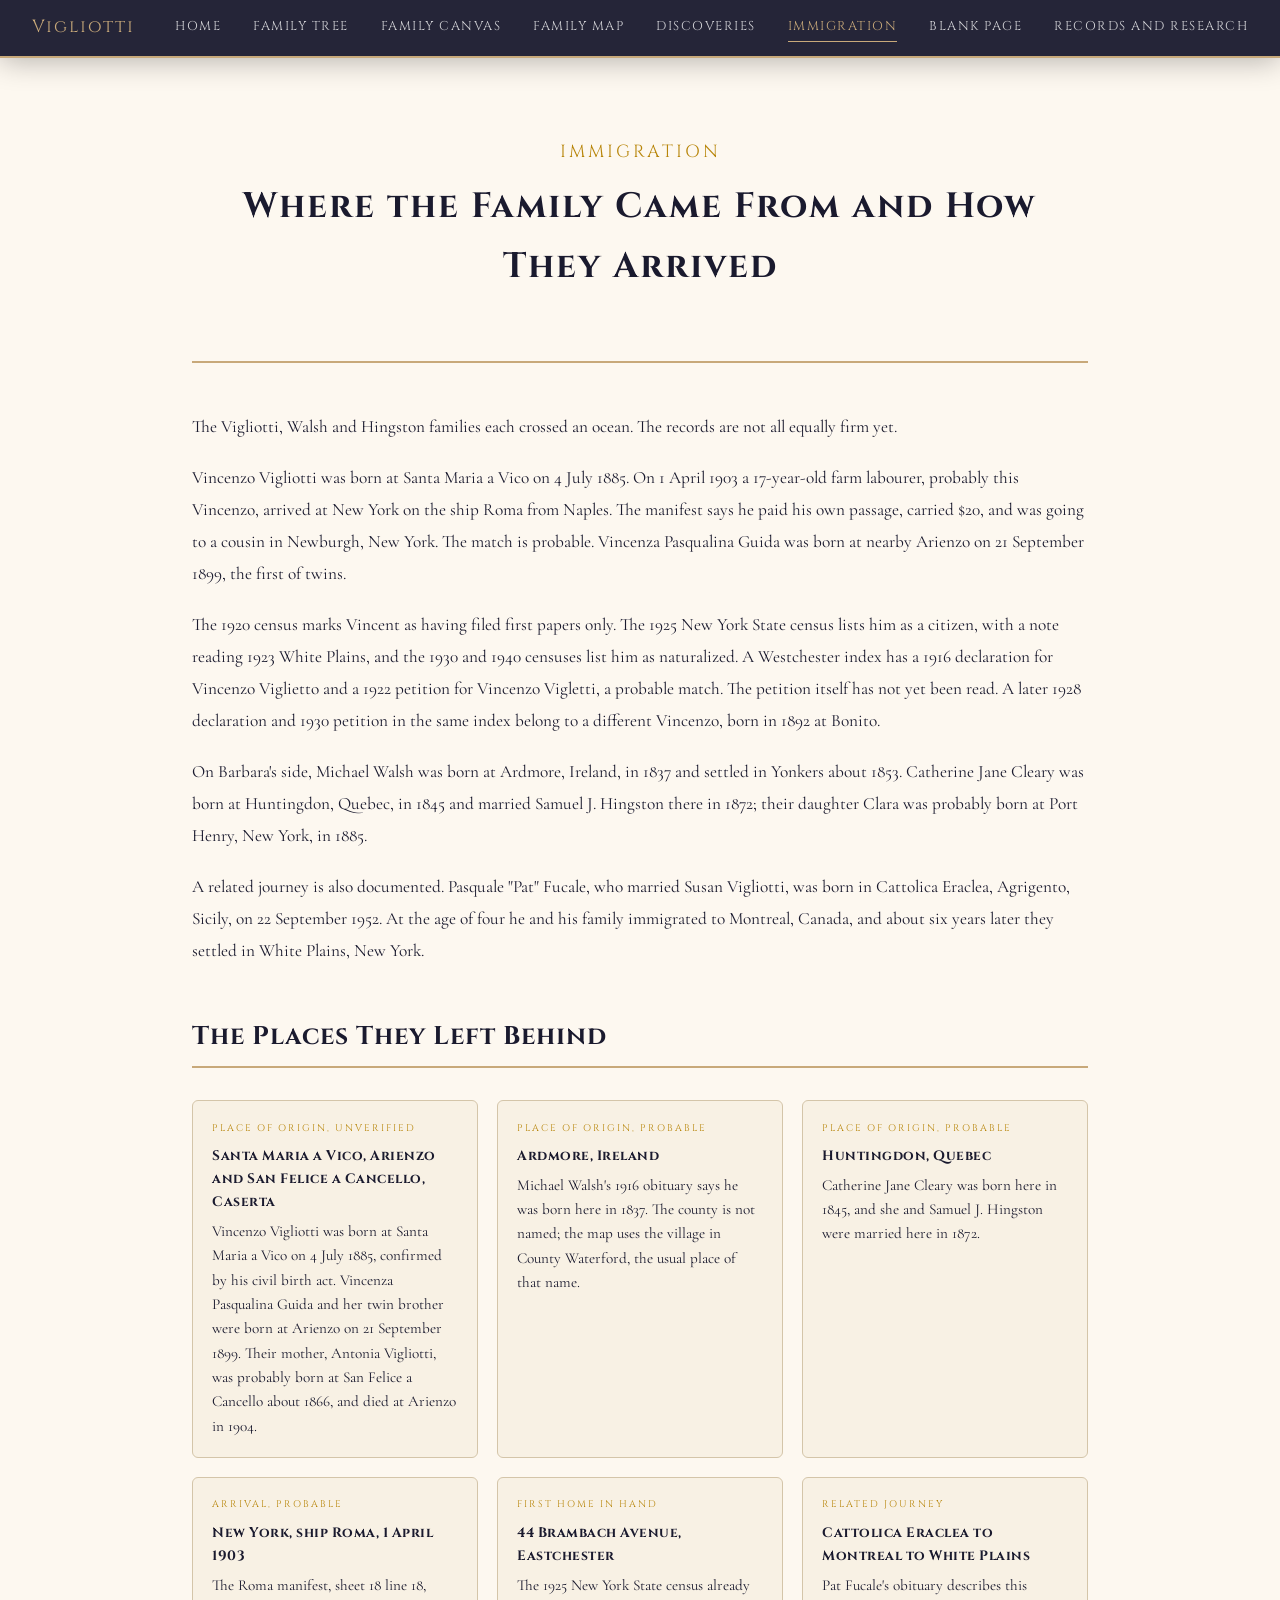
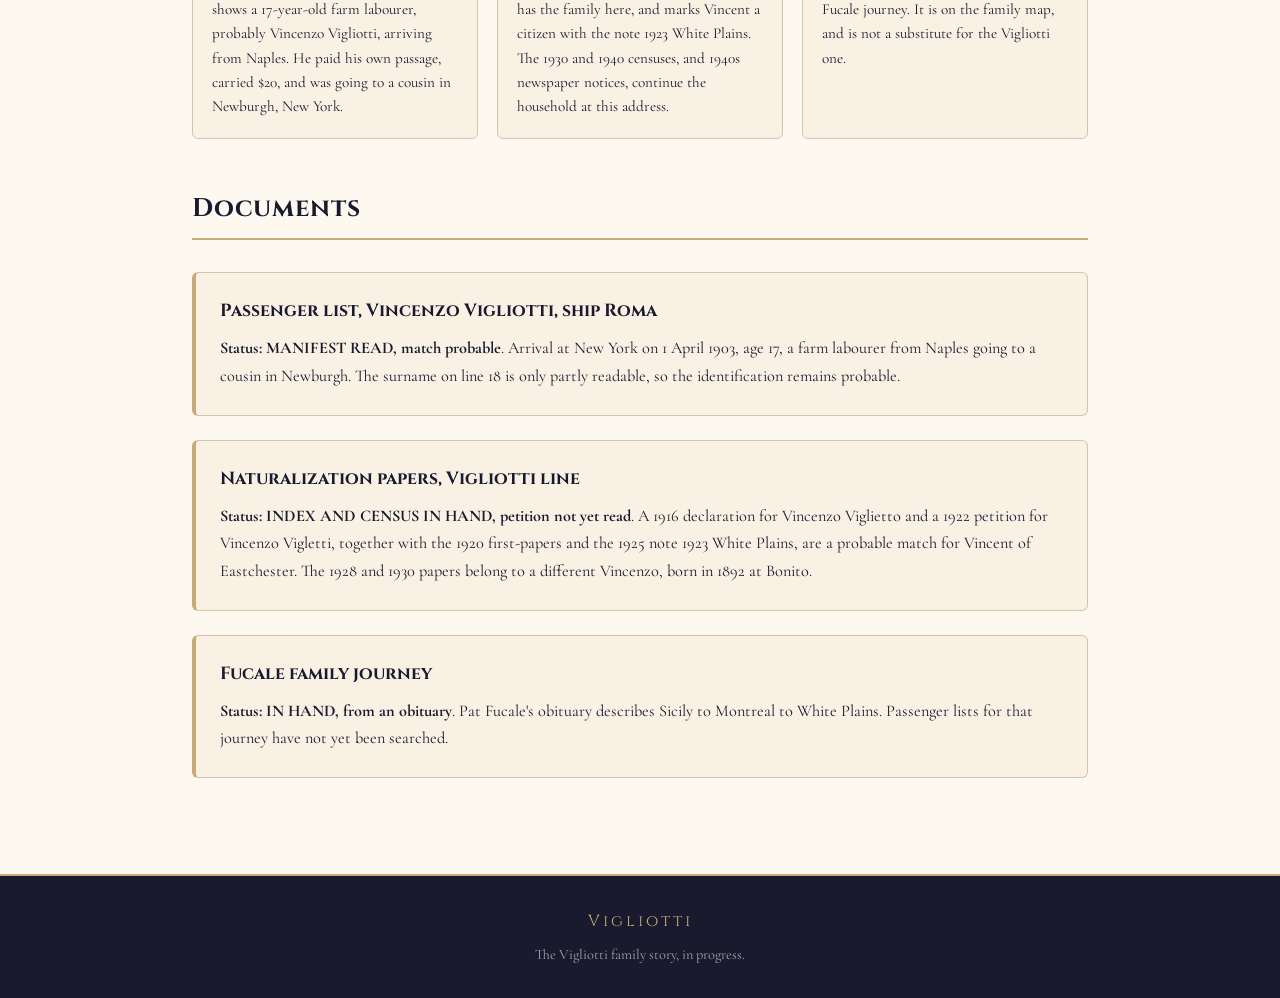
<file: immigration.html>
<!DOCTYPE html>
<html lang="en">
<head>
    <meta charset="UTF-8">
    <meta name="viewport" content="width=device-width, initial-scale=1.0, viewport-fit=cover">
    <title data-html-de="Einwanderung: Vigliotti">Immigration: Vigliotti</title>
    <meta name="description" content="How the Vigliotti family came to America: origins, voyages, arrival and settlement.">
    <link rel="preconnect" href="https://fonts.googleapis.com">
    <link rel="preconnect" href="https://fonts.gstatic.com" crossorigin>
    <link href="https://fonts.googleapis.com/css2?family=Cinzel:wght@400;600;700&family=Cormorant+Garamond:ital,wght@0,400;0,500;0,600;1,400;1,500&family=EB+Garamond:ital,wght@0,400;0,500;0,600;1,400&display=swap" rel="stylesheet">
    <link rel="icon" href="data:,">
    <link rel="stylesheet" href="styles.css">
</head>
<body>

<nav class="main-nav" aria-label="Site">
    <div class="nav-inner">
        <a href="index.html" class="nav-logo">Vigliotti</a>
        <div class="nav-links" id="navLinks">
            <a href="index.html">Home</a>
            <a href="family-tree.html">Family Tree</a>
            <a href="tree-canvas.html">Family Canvas</a>
            <a href="map.html">Family Map</a>
            <a href="discoveries.html">Discoveries</a>
            <a href="immigration.html" class="active" aria-current="page" data-label-de="Einwanderung">Immigration</a>
            <a href="blank-page.html">Blank Page</a>
            <a href="research.html">Records and Research</a>
        </div>
        <button class="nav-toggle" id="navToggle" aria-label="Open menu" aria-expanded="false" aria-controls="navLinks">
            <span></span><span></span><span></span>
        </button>
    </div>
</nav>

<div class="page-container">

    <div class="hero-intro">
        <div class="hero-title" data-label-de="Einwanderung">Immigration</div>
        <h1 data-label-de="Woher die Familie kam und wie sie ankam">Where the Family Came From and How They Arrived</h1>
    </div>

    <div class="section-body">
        <p data-label-de="Die Familien Vigliotti, Walsh und Hingston überquerten jeweils einen Ozean. Die Belege sind noch nicht alle gleich fest.">The Vigliotti, Walsh and Hingston families each crossed an ocean. The records are not all equally firm yet.</p>
        <p data-label-de="Vincenzo Vigliotti wurde am 4. Juli 1885 in Santa Maria a Vico geboren. Am 1. April 1903 kam ein 17-jähriger Landarbeiter, wahrscheinlich dieser Vincenzo, mit dem Schiff Roma aus Neapel in New York an. Die Liste sagt, er habe die Überfahrt selbst bezahlt, 20 Dollar bei sich gehabt und sei zu einem Cousin in Newburgh, New York, unterwegs gewesen. Die Zuordnung ist wahrscheinlich. Vincenza Pasqualina Guida wurde am 21. September 1899 im nahen Arienzo geboren, als erstes von Zwillingen.">Vincenzo Vigliotti was born at Santa Maria a Vico on 4 July 1885. On 1 April 1903 a 17-year-old farm labourer, probably this Vincenzo, arrived at New York on the ship Roma from Naples. The manifest says he paid his own passage, carried $20, and was going to a cousin in Newburgh, New York. The match is probable. Vincenza Pasqualina Guida was born at nearby Arienzo on 21 September 1899, the first of twins.</p>
        <p data-label-de="Die Volkszählung von 1920 vermerkt, dass Vincent nur die ersten Papiere eingereicht hatte. Die Volkszählung des Staates New York von 1925 führt ihn als Bürger, mit einer Notiz 1923 White Plains, und die Zählungen von 1930 und 1940 führen ihn als eingebürgert. Ein Index von Westchester hat eine Erklärung von 1916 für Vincenzo Viglietto und ein Gesuch von 1922 für Vincenzo Vigletti, eine wahrscheinliche Zuordnung. Das Gesuch selbst ist noch nicht gelesen. Eine spätere Erklärung von 1928 und ein Gesuch von 1930 im selben Index gehören zu einem anderen Vincenzo, 1892 in Bonito geboren.">The 1920 census marks Vincent as having filed first papers only. The 1925 New York State census lists him as a citizen, with a note reading 1923 White Plains, and the 1930 and 1940 censuses list him as naturalized. A Westchester index has a 1916 declaration for Vincenzo Viglietto and a 1922 petition for Vincenzo Vigletti, a probable match. The petition itself has not yet been read. A later 1928 declaration and 1930 petition in the same index belong to a different Vincenzo, born in 1892 at Bonito.</p>
        <p data-label-de="Auf Barbaras Seite wurde Michael Walsh 1837 in Ardmore, Irland, geboren und ließ sich um 1853 in Yonkers nieder. Catherine Jane Cleary wurde 1845 in Huntingdon, Québec, geboren und heiratete dort 1872 Samuel J. Hingston. Ihre Tochter Clara wurde wahrscheinlich 1885 in Port Henry, New York, geboren.">On Barbara's side, Michael Walsh was born at Ardmore, Ireland, in 1837 and settled in Yonkers about 1853. Catherine Jane Cleary was born at Huntingdon, Quebec, in 1845 and married Samuel J. Hingston there in 1872; their daughter Clara was probably born at Port Henry, New York, in 1885.</p>
        <p data-label-de="Eine verwandte Reise ist ebenfalls belegt. Pasquale &quot;Pat&quot; Fucale, der Susan Vigliotti heiratete, wurde am 22. September 1952 in Cattolica Eraclea, Agrigento, Sizilien, geboren. Mit vier Jahren wanderte er mit seiner Familie nach Montreal, Kanada, aus, und etwa sechs Jahre später ließen sie sich in White Plains, New York, nieder.">A related journey is also documented. Pasquale "Pat" Fucale, who married Susan Vigliotti, was born in Cattolica Eraclea, Agrigento, Sicily, on 22 September 1952. At the age of four he and his family immigrated to Montreal, Canada, and about six years later they settled in White Plains, New York.</p>
    </div>

    <h2 class="section-header" data-label-de="Die Orte, die sie verließen">The Places They Left Behind</h2>
    <div class="location-grid">
        <div class="location-card">
            <span class="location-type" data-label-de="Herkunftsort, nicht geprüft">Place of Origin, unverified</span>
            <h4 data-label-de="Santa Maria a Vico, Arienzo und San Felice a Cancello, Caserta">Santa Maria a Vico, Arienzo and San Felice a Cancello, Caserta</h4>
            <p data-label-de="Vincenzo Vigliotti wurde am 4. Juli 1885 in Santa Maria a Vico geboren, belegt durch seinen zivilen Geburtsakt. Vincenza Pasqualina Guida und ihr Zwillingsbruder wurden am 21. September 1899 in Arienzo geboren. Ihre Mutter Antonia Vigliotti wurde wahrscheinlich um 1866 in San Felice a Cancello geboren und starb 1904 in Arienzo.">Vincenzo Vigliotti was born at Santa Maria a Vico on 4 July 1885, confirmed by his civil birth act. Vincenza Pasqualina Guida and her twin brother were born at Arienzo on 21 September 1899. Their mother, Antonia Vigliotti, was probably born at San Felice a Cancello about 1866, and died at Arienzo in 1904.</p>
        </div>
        <div class="location-card">
            <span class="location-type" data-label-de="Herkunftsort, wahrscheinlich">Place of Origin, probable</span>
            <h4 data-label-de="Ardmore, Irland">Ardmore, Ireland</h4>
            <p data-label-de="Michael Walshs Nachruf von 1916 sagt, er sei 1837 hier geboren. Die Grafschaft ist nicht genannt. Die Karte nimmt das Dorf in der Grafschaft Waterford, den üblichen Ort dieses Namens.">Michael Walsh's 1916 obituary says he was born here in 1837. The county is not named; the map uses the village in County Waterford, the usual place of that name.</p>
        </div>
        <div class="location-card">
            <span class="location-type" data-label-de="Herkunftsort, wahrscheinlich">Place of Origin, probable</span>
            <h4 data-label-de="Huntingdon, Québec">Huntingdon, Quebec</h4>
            <p data-label-de="Catherine Jane Cleary wurde 1845 hier geboren, und sie und Samuel J. Hingston heirateten 1872 hier.">Catherine Jane Cleary was born here in 1845, and she and Samuel J. Hingston were married here in 1872.</p>
        </div>
        <div class="location-card">
            <span class="location-type" data-label-de="Ankunft, wahrscheinlich">Arrival, probable</span>
            <h4 data-label-de="New York, Schiff Roma, 1. April 1903">New York, ship Roma, 1 April 1903</h4>
            <p data-label-de="Die Liste der Roma, Bogen 18 Zeile 18, zeigt einen 17-jährigen Landarbeiter, wahrscheinlich Vincenzo Vigliotti, der aus Neapel ankam. Er bezahlte die Überfahrt selbst, hatte 20 Dollar bei sich und war zu einem Cousin in Newburgh, New York, unterwegs.">The Roma manifest, sheet 18 line 18, shows a 17-year-old farm labourer, probably Vincenzo Vigliotti, arriving from Naples. He paid his own passage, carried $20, and was going to a cousin in Newburgh, New York.</p>
        </div>
        <div class="location-card">
            <span class="location-type" data-label-de="Erstes belegtes Zuhause">First home in hand</span>
            <h4 data-label-de="44 Brambach Avenue, Eastchester">44 Brambach Avenue, Eastchester</h4>
            <p data-label-de="Die Volkszählung des Staates New York von 1925 hat die Familie bereits hier und vermerkt Vincent als Bürger mit der Notiz 1923 White Plains. Die Zählungen von 1930 und 1940 und Zeitungsanzeigen der 1940er Jahre führen den Haushalt an dieser Adresse weiter.">The 1925 New York State census already has the family here, and marks Vincent a citizen with the note 1923 White Plains. The 1930 and 1940 censuses, and 1940s newspaper notices, continue the household at this address.</p>
        </div>
        <div class="location-card">
            <span class="location-type" data-label-de="Verwandte Reise">Related journey</span>
            <h4 data-label-de="Cattolica Eraclea nach Montreal nach White Plains">Cattolica Eraclea to Montreal to White Plains</h4>
            <p data-label-de="Pat Fucales Nachruf beschreibt diese Reise der Fucale. Sie steht auf der Familienkarte und ersetzt nicht die der Vigliotti.">Pat Fucale's obituary describes this Fucale journey. It is on the family map, and is not a substitute for the Vigliotti one.</p>
        </div>
    </div>

    <h2 class="section-header" data-label-de="Urkunden">Documents</h2>
    <div class="research-grid">
        <div class="research-card" id="ancestry-passenger-list-roma-1903">
            <h3 data-label-de="Passagierliste, Vincenzo Vigliotti, Schiff Roma">Passenger list, Vincenzo Vigliotti, ship Roma</h3>
            <p data-html-de="&lt;strong&gt;Stand: LISTE GELESEN, Zuordnung wahrscheinlich&lt;/strong&gt;. Ankunft in New York am 1. April 1903, 17 Jahre alt, ein Landarbeiter aus Neapel auf dem Weg zu einem Cousin in Newburgh. Der Familienname in Zeile 18 ist nur teilweise lesbar, deshalb bleibt die Zuordnung wahrscheinlich."><strong>Status: MANIFEST READ, match probable</strong>. Arrival at New York on 1 April 1903, age 17, a farm labourer from Naples going to a cousin in Newburgh. The surname on line 18 is only partly readable, so the identification remains probable.</p>
        </div>
        <div class="research-card" id="westchester-naturalization-vigliotti">
            <h3 data-label-de="Einbürgerungsakten, Linie Vigliotti">Naturalization papers, Vigliotti line</h3>
            <p data-html-de="&lt;strong&gt;Stand: INDEX UND ZÄHLUNG VORLIEGEND, Gesuch noch nicht gelesen&lt;/strong&gt;. Eine Erklärung von 1916 für Vincenzo Viglietto und ein Gesuch von 1922 für Vincenzo Vigletti, zusammen mit den ersten Papieren von 1920 und der Notiz 1923 White Plains von 1925, sind eine wahrscheinliche Zuordnung für Vincent aus Eastchester. Die Akten von 1928 und 1930 gehören zu einem anderen Vincenzo, 1892 in Bonito geboren."><strong>Status: INDEX AND CENSUS IN HAND, petition not yet read</strong>. A 1916 declaration for Vincenzo Viglietto and a 1922 petition for Vincenzo Vigletti, together with the 1920 first-papers and the 1925 note 1923 White Plains, are a probable match for Vincent of Eastchester. The 1928 and 1930 papers belong to a different Vincenzo, born in 1892 at Bonito.</p>
        </div>
        <div class="research-card">
            <h3 data-label-de="Reise der Familie Fucale">Fucale family journey</h3>
            <p data-html-de="&lt;strong&gt;Stand: VORLIEGEND, aus einem Nachruf&lt;/strong&gt;. Pat Fucales Nachruf beschreibt den Weg von Sizilien nach Montreal nach White Plains. Passagierlisten für diese Reise sind noch nicht gesucht."><strong>Status: IN HAND, from an obituary</strong>. Pat Fucale's obituary describes Sicily to Montreal to White Plains. Passenger lists for that journey have not yet been searched.</p>
        </div>
    </div>

</div>

<footer class="site-footer">
    <div class="footer-crest">Vigliotti</div>
    <p data-label-de="Die Geschichte der Familie Vigliotti, noch in Arbeit.">The Vigliotti family story, in progress.</p>
</footer>

<script src="site.js"></script>
</body>
</html>
</file>
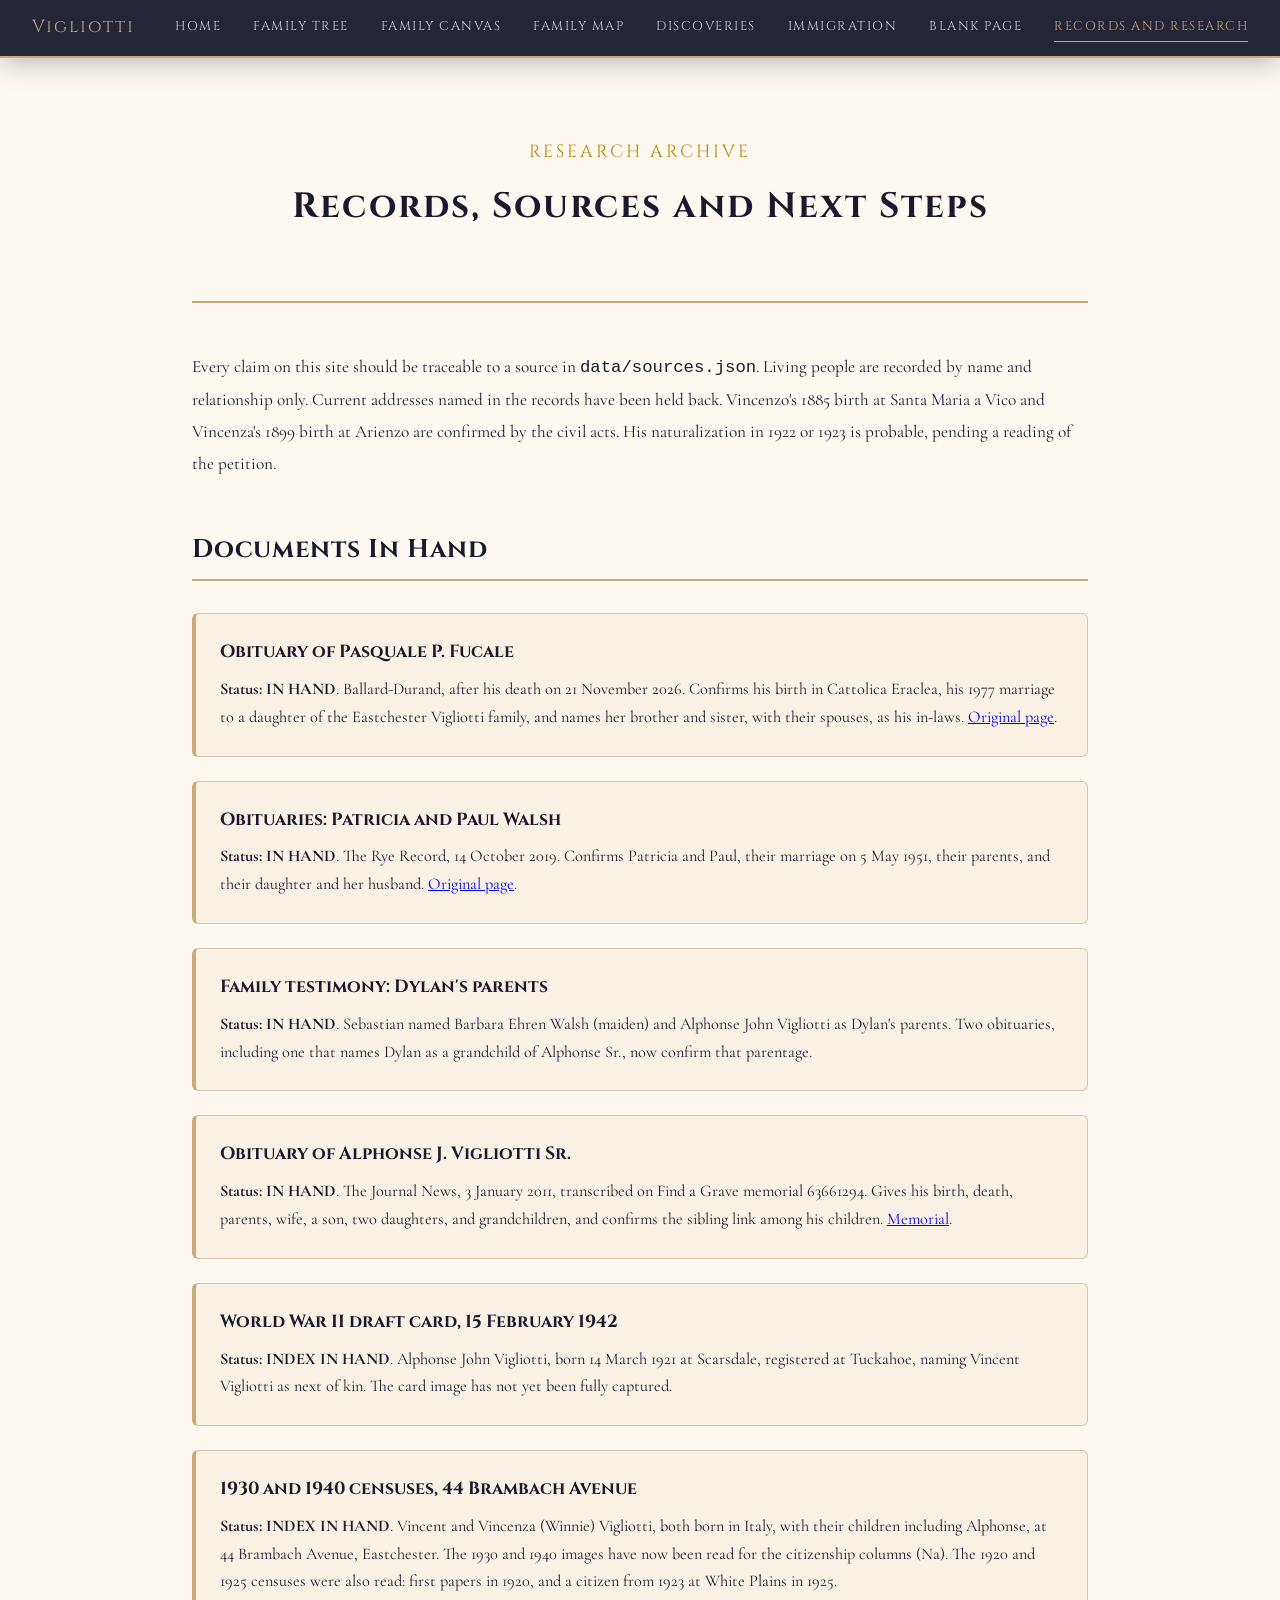
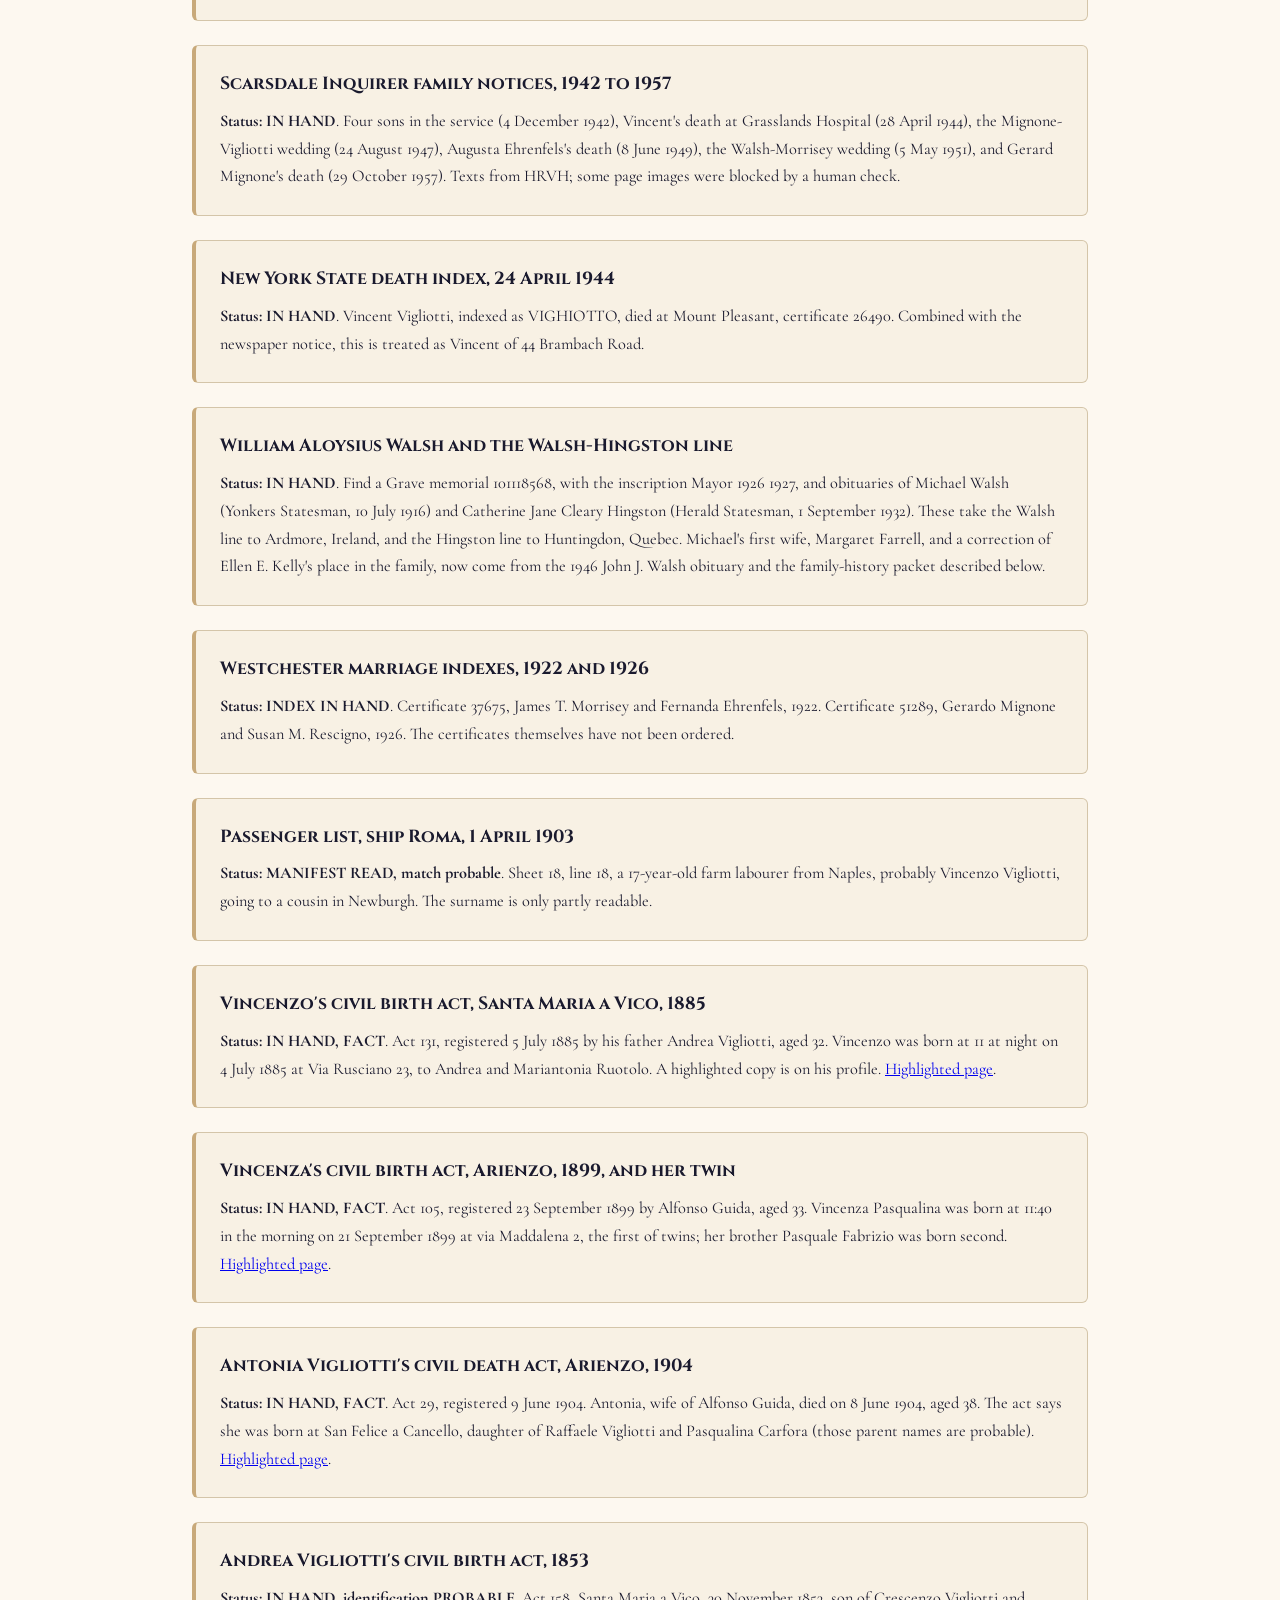
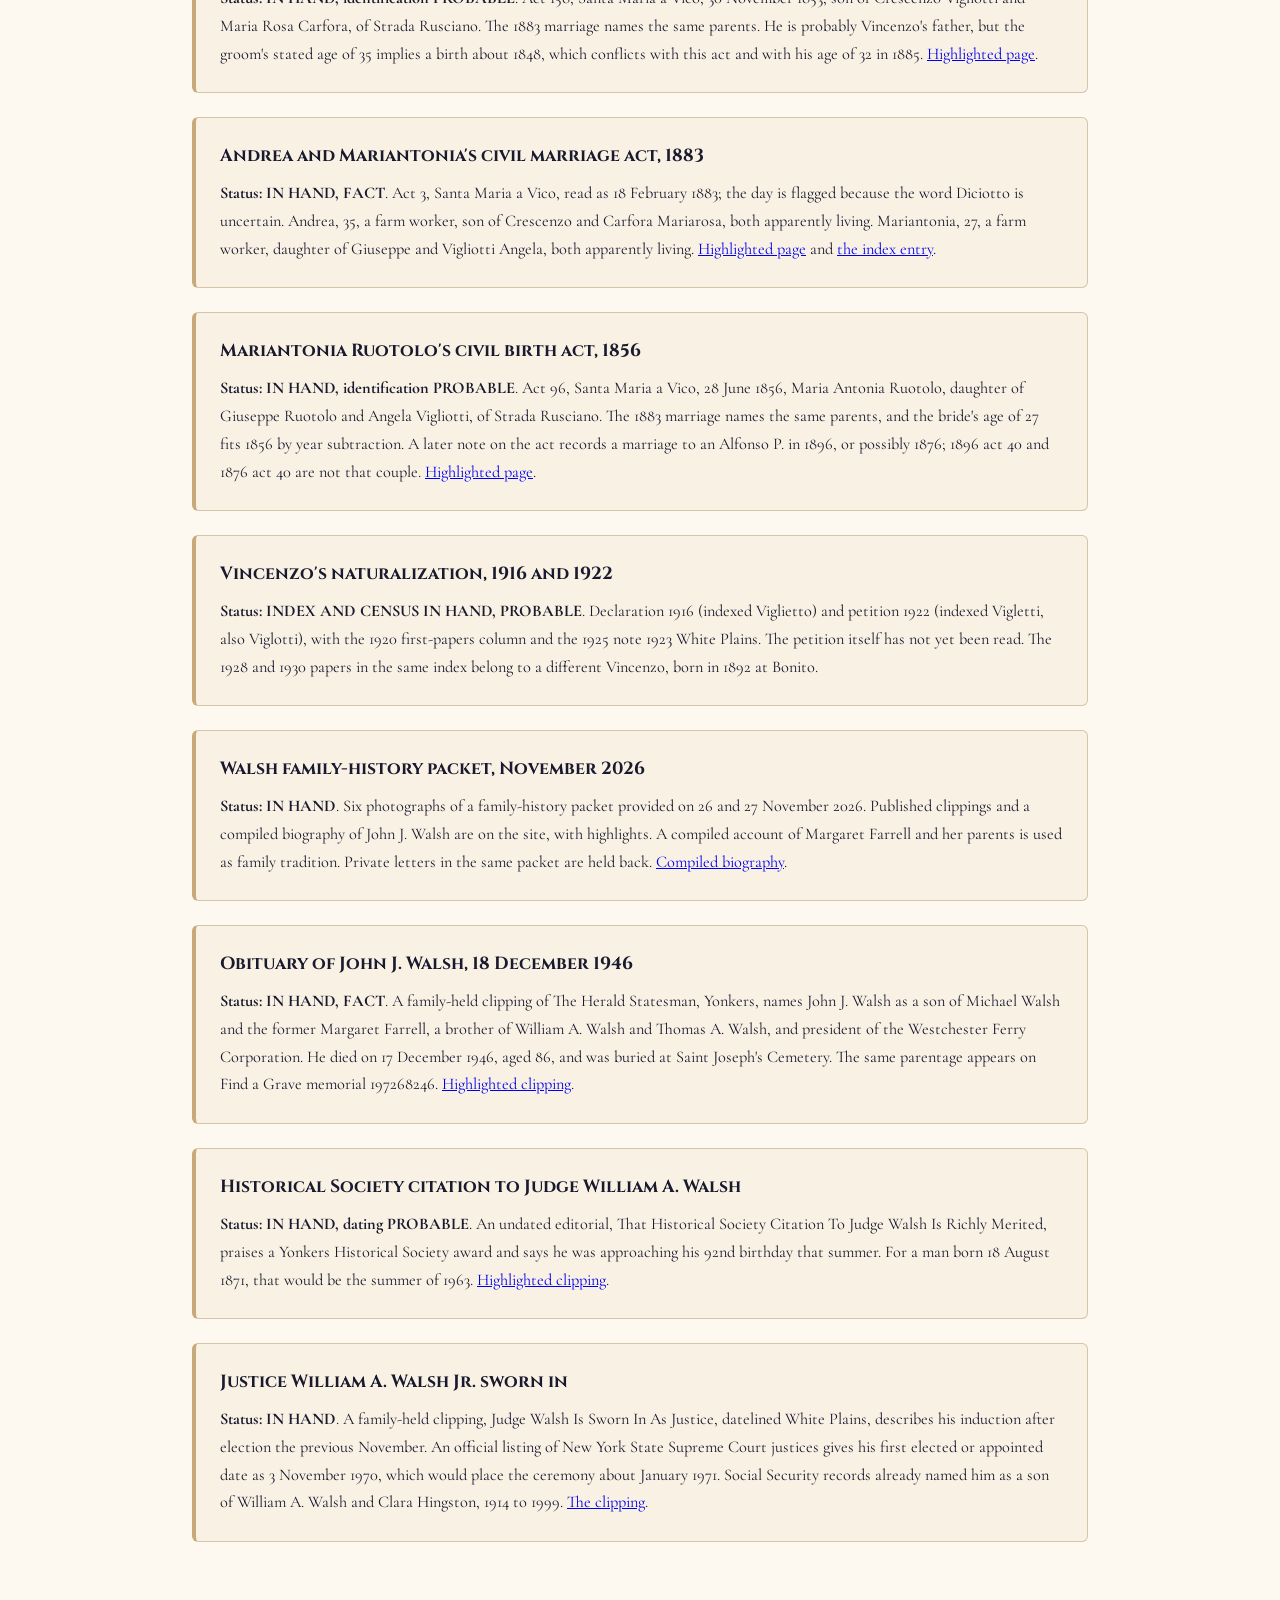
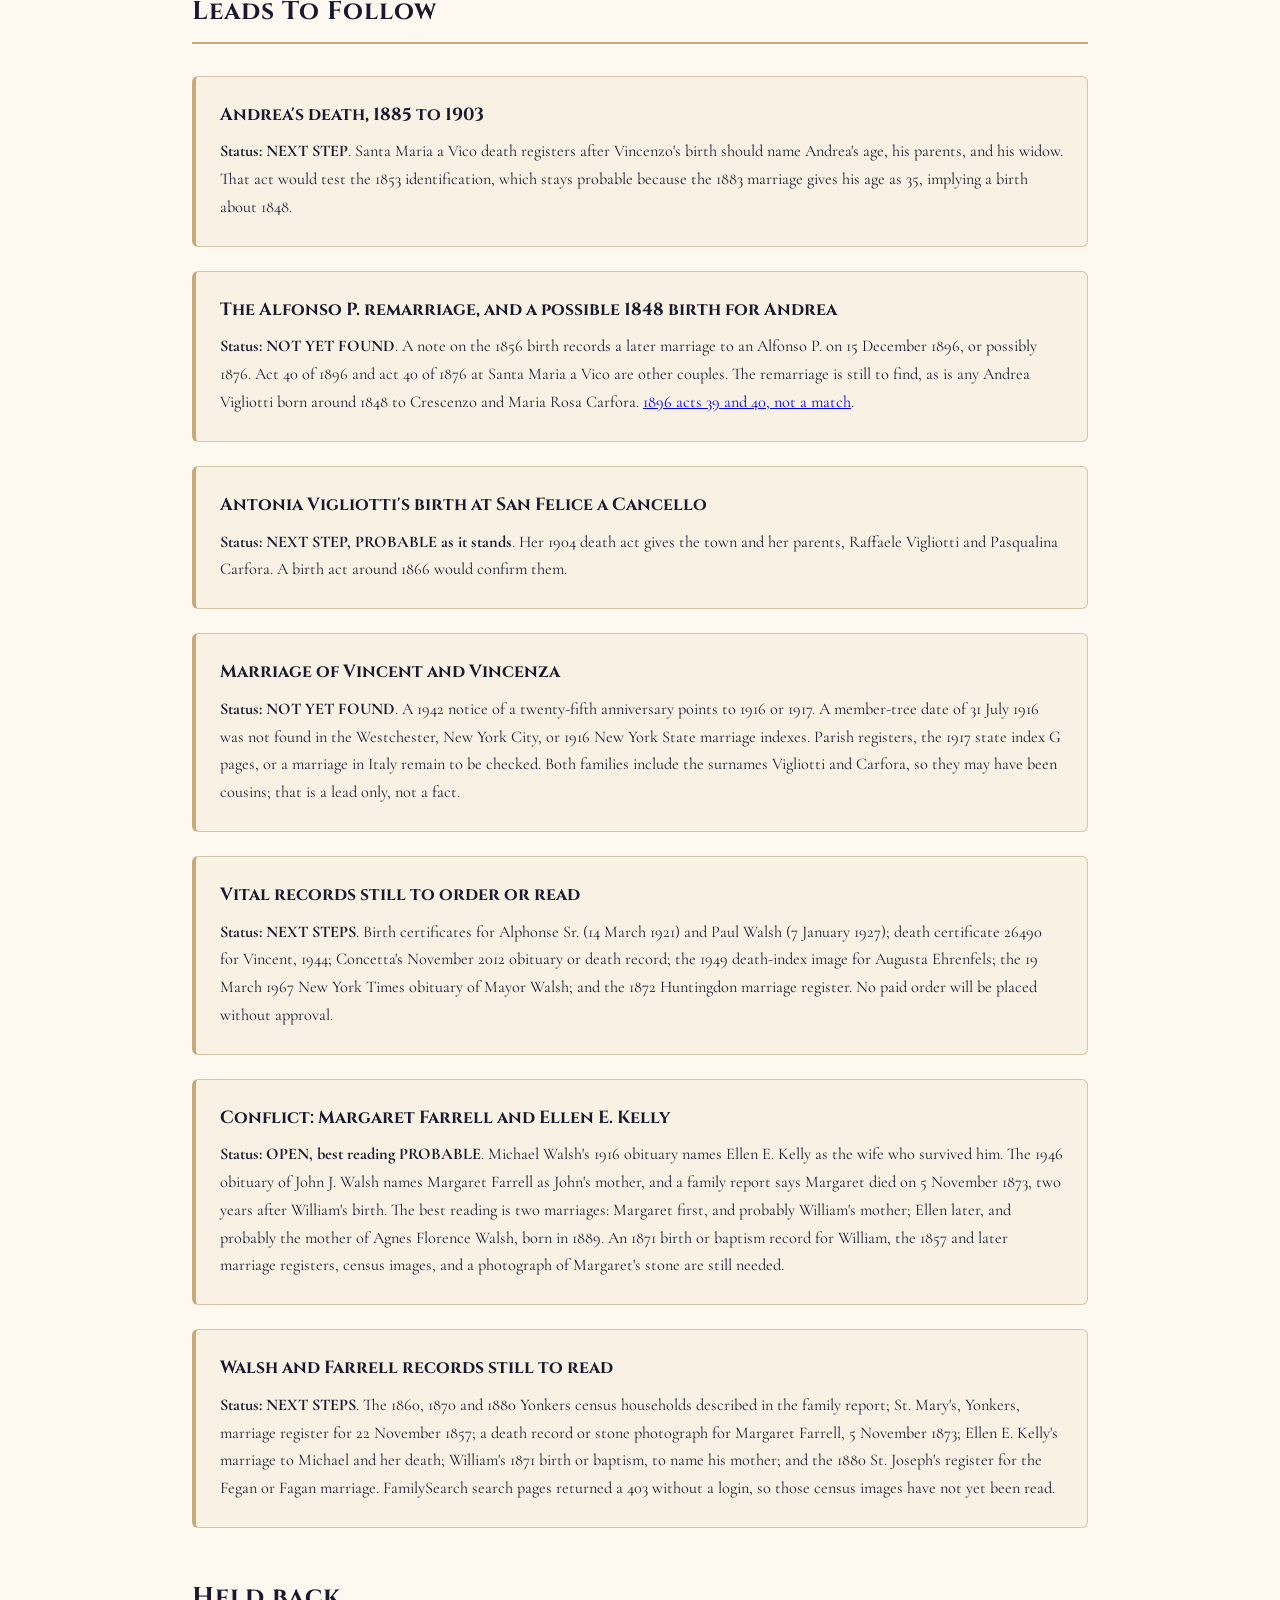
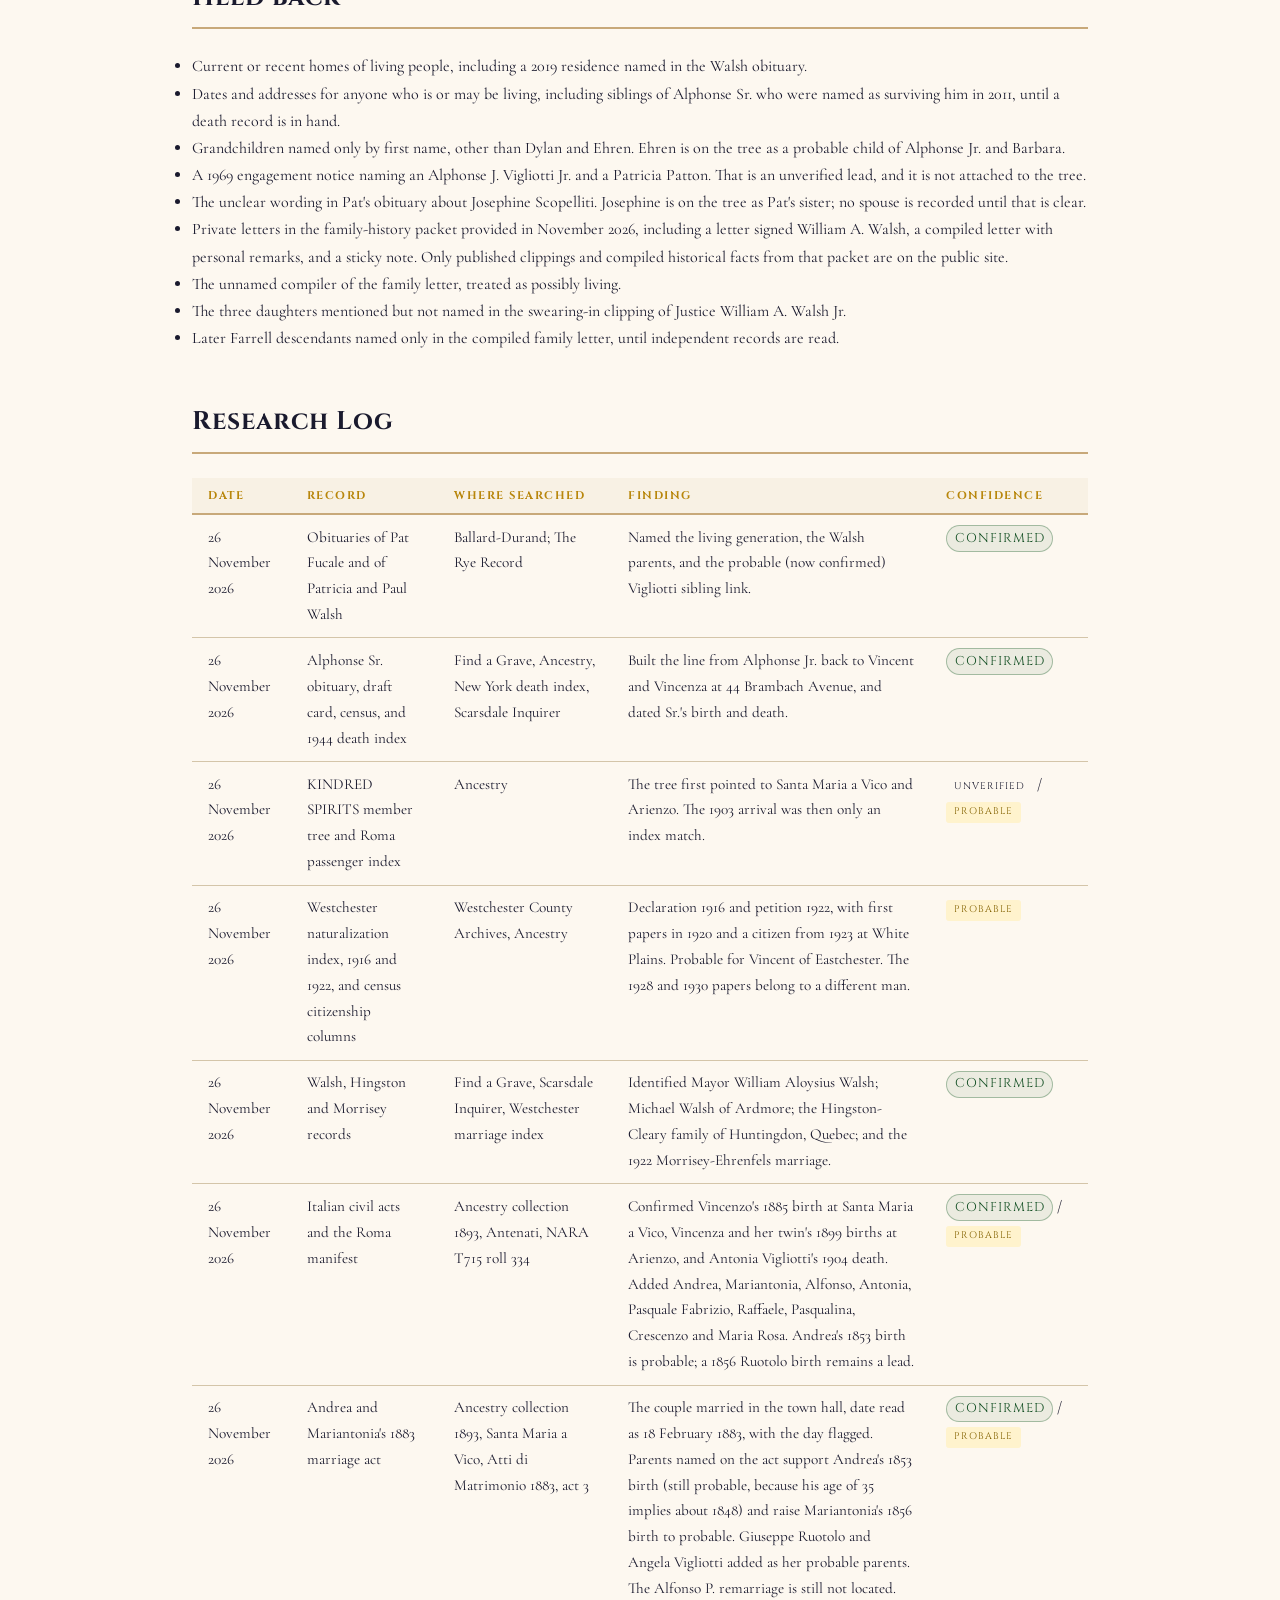
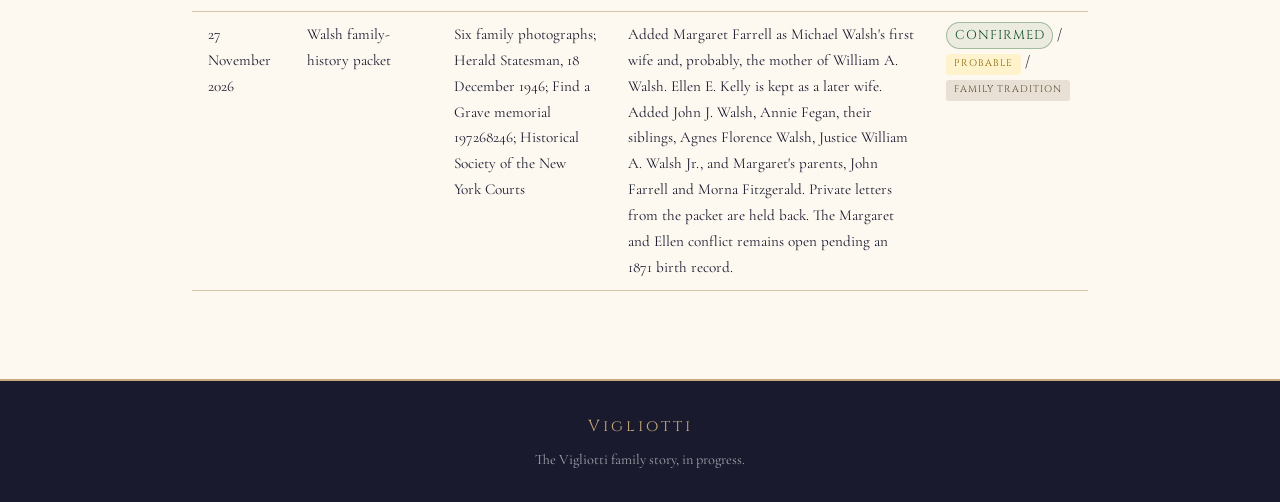
<file: research.html>
<!DOCTYPE html>
<html lang="en">
<head>
    <meta charset="UTF-8">
    <meta name="viewport" content="width=device-width, initial-scale=1.0, viewport-fit=cover">
    <title data-label-de="Urkunden und Forschung: Vigliotti">Records and Research: Vigliotti</title>
    <meta name="description" content="Documents in hand, leads to follow, and the research log for the Vigliotti family.">
    <link rel="preconnect" href="https://fonts.googleapis.com">
    <link rel="preconnect" href="https://fonts.gstatic.com" crossorigin>
    <link href="https://fonts.googleapis.com/css2?family=Cinzel:wght@400;600;700&family=Cormorant+Garamond:ital,wght@0,400;0,500;0,600;1,400;1,500&family=EB+Garamond:ital,wght@0,400;0,500;0,600;1,400&display=swap" rel="stylesheet">
    <link rel="icon" href="data:,">
    <link rel="stylesheet" href="styles.css">
</head>
<body>

<nav class="main-nav" aria-label="Site">
    <div class="nav-inner">
        <a href="index.html" class="nav-logo">Vigliotti</a>
        <div class="nav-links" id="navLinks">
            <a href="index.html">Home</a>
            <a href="family-tree.html">Family Tree</a>
            <a href="tree-canvas.html">Family Canvas</a>
            <a href="map.html">Family Map</a>
            <a href="discoveries.html">Discoveries</a>
            <a href="immigration.html">Immigration</a>
            <a href="blank-page.html">Blank Page</a>
            <a href="research.html" class="active" aria-current="page">Records and Research</a>
        </div>
        <button class="nav-toggle" id="navToggle" aria-label="Open menu" aria-expanded="false" aria-controls="navLinks">
            <span></span><span></span><span></span>
        </button>
    </div>
</nav>

<div class="page-container">

    <div class="hero-intro">
        <div class="hero-title" data-label-de="Forschungsarchiv">Research Archive</div>
        <h1 data-label-de="Urkunden, Quellen und nächste Schritte">Records, Sources and Next Steps</h1>
    </div>

    <div class="section-body">
        <p data-html-de="Jede Aussage auf dieser Website sollte auf eine Quelle in <code>data/sources.json</code> zurückführbar sein. Lebende Personen werden nur mit Namen und Verwandtschaft verzeichnet. Aktuelle Adressen, die in den Urkunden genannt werden, wurden zurückgehalten. Vincenzos Geburt 1885 in Santa Maria a Vico und Vincenzas Geburt 1899 in Arienzo sind durch die zivilen Akte bestätigt. Seine Einbürgerung 1922 oder 1923 ist wahrscheinlich, bis der Antrag gelesen ist.">Every claim on this site should be traceable to a source in <code>data/sources.json</code>. Living people are recorded by name and relationship only. Current addresses named in the records have been held back. Vincenzo's 1885 birth at Santa Maria a Vico and Vincenza's 1899 birth at Arienzo are confirmed by the civil acts. His naturalization in 1922 or 1923 is probable, pending a reading of the petition.</p>
    </div>

    <h2 class="section-header" data-label-de="Vorliegende Dokumente">Documents In Hand</h2>
    <div class="research-grid">
        <div class="research-card" id="obituary-pasquale-fucale-2026">
            <h3 data-label-de="Nachruf auf Pasquale P. Fucale">Obituary of Pasquale P. Fucale</h3>
            <p data-html-de="<strong>Status: VORLIEGEND</strong>. Ballard-Durand, nach seinem Tod am 21. November 2026. Bestätigt seine Geburt in Cattolica Eraclea, seine Heirat 1977 mit einer Tochter der Familie Vigliotti aus Eastchester und nennt ihren Bruder und ihre Schwester, mit ihren Ehepartnern, als seine angeheirateten Verwandten. <a href=&quot;https://www.ballarddurand.com/obituaries/pasquale-fucale&quot;>Originalseite</a>."><strong>Status: IN HAND</strong>. Ballard-Durand, after his death on 21 November 2026. Confirms his birth in Cattolica Eraclea, his 1977 marriage to a daughter of the Eastchester Vigliotti family, and names her brother and sister, with their spouses, as his in-laws. <a href="https://www.ballarddurand.com/obituaries/pasquale-fucale">Original page</a>.</p>
        </div>
        <div class="research-card" id="obituary-patricia-paul-walsh-2019">
            <h3 data-label-de="Nachrufe: Patricia und Paul Walsh">Obituaries: Patricia and Paul Walsh</h3>
            <p data-html-de="<strong>Status: VORLIEGEND</strong>. The Rye Record, 14. Oktober 2019. Bestätigt Patricia und Paul, ihre Heirat am 5. Mai 1951, ihre Eltern sowie ihre Tochter und deren Ehemann. <a href=&quot;https://ryerecord.com/obituaries-patricia-paul-walsh/&quot;>Originalseite</a>."><strong>Status: IN HAND</strong>. The Rye Record, 14 October 2019. Confirms Patricia and Paul, their marriage on 5 May 1951, their parents, and their daughter and her husband. <a href="https://ryerecord.com/obituaries-patricia-paul-walsh/">Original page</a>.</p>
        </div>
        <div class="research-card" id="family-testimony-sebastian-2026">
            <h3 data-label-de="Familienaussage: Dylans Eltern">Family testimony: Dylan's parents</h3>
            <p data-html-de="<strong>Status: VORLIEGEND</strong>. Sebastian nannte Barbara Ehren Walsh (Geburtsname) und Alphonse John Vigliotti als Dylans Eltern. Zwei Nachrufe, darunter einer, der Dylan als Enkel von Alphonse Sr. nennt, bestätigen nun diese Elternschaft."><strong>Status: IN HAND</strong>. Sebastian named Barbara Ehren Walsh (maiden) and Alphonse John Vigliotti as Dylan's parents. Two obituaries, including one that names Dylan as a grandchild of Alphonse Sr., now confirm that parentage.</p>
        </div>
        <div class="research-card" id="obituary-alphonse-vigliotti-sr-2011">
            <h3 data-label-de="Nachruf auf Alphonse J. Vigliotti Sr.">Obituary of Alphonse J. Vigliotti Sr.</h3>
            <p data-html-de="<strong>Status: VORLIEGEND</strong>. The Journal News, 3. Januar 2011, transkribiert bei Find a Grave, Memorial 63661294. Nennt seine Geburt, seinen Tod, die Eltern, die Ehefrau, einen Sohn, zwei Töchter und Enkelkinder und bestätigt die Geschwisterverbindung unter seinen Kindern. <a href=&quot;https://www.findagrave.com/memorial/63661294/alphonse-j-vigliotti&quot;>Gedenkseite</a>."><strong>Status: IN HAND</strong>. The Journal News, 3 January 2011, transcribed on Find a Grave memorial 63661294. Gives his birth, death, parents, wife, a son, two daughters, and grandchildren, and confirms the sibling link among his children. <a href="https://www.findagrave.com/memorial/63661294/alphonse-j-vigliotti">Memorial</a>.</p>
        </div>
        <div class="research-card" id="ancestry-wwii-draft-alphonse-vigliotti-1942">
            <h3 data-label-de="Wehrpflichtregistrierung zum Zweiten Weltkrieg, 15. Februar 1942">World War II draft card, 15 February 1942</h3>
            <p data-html-de="<strong>Status: INDEX VORLIEGEND</strong>. Alphonse John Vigliotti, geboren am 14. März 1921 in Scarsdale, eingetragen in Tuckahoe, nannte Vincent Vigliotti als nächsten Angehörigen. Das Kartenbild ist noch nicht vollständig erfasst."><strong>Status: INDEX IN HAND</strong>. Alphonse John Vigliotti, born 14 March 1921 at Scarsdale, registered at Tuckahoe, naming Vincent Vigliotti as next of kin. The card image has not yet been fully captured.</p>
        </div>
        <div class="research-card" id="ancestry-census-1930-vigliotti">
            <h3 data-label-de="Volkszählungen 1930 und 1940, 44 Brambach Avenue">1930 and 1940 censuses, 44 Brambach Avenue</h3>
            <p data-html-de="<strong>Status: INDEX VORLIEGEND</strong>. Vincent und Vincenza (Winnie) Vigliotti, beide in Italien geboren, mit ihren Kindern, darunter Alphonse, in der 44 Brambach Avenue, Eastchester. Die Bilder von 1930 und 1940 sind nun für die Spalten zur Staatsbürgerschaft (Na) gelesen worden. Auch die Volkszählungen von 1920 und 1925 wurden gelesen: erste Papiere 1920 und seit 1923 Bürger in White Plains im Jahr 1925."><strong>Status: INDEX IN HAND</strong>. Vincent and Vincenza (Winnie) Vigliotti, both born in Italy, with their children including Alphonse, at 44 Brambach Avenue, Eastchester. The 1930 and 1940 images have now been read for the citizenship columns (Na). The 1920 and 1925 censuses were also read: first papers in 1920, and a citizen from 1923 at White Plains in 1925.</p>
        </div>
        <div class="research-card" id="scarsdale-inquirer-1942-12-04">
            <h3 data-label-de="Familienanzeigen im Scarsdale Inquirer, 1942 bis 1957">Scarsdale Inquirer family notices, 1942 to 1957</h3>
            <p data-html-de="<strong>Status: VORLIEGEND</strong>. Vier Söhne im Dienst (4. Dezember 1942), Vincents Tod im Grasslands Hospital (28. April 1944), die Hochzeit Mignone-Vigliotti (24. August 1947), der Tod von Augusta Ehrenfels (8. Juni 1949), die Hochzeit Walsh-Morrisey (5. Mai 1951) und der Tod von Gerard Mignone (29. Oktober 1957). Texte aus HRVH; einige Seitenbilder wurden durch eine menschliche Prüfung blockiert."><strong>Status: IN HAND</strong>. Four sons in the service (4 December 1942), Vincent's death at Grasslands Hospital (28 April 1944), the Mignone-Vigliotti wedding (24 August 1947), Augusta Ehrenfels's death (8 June 1949), the Walsh-Morrisey wedding (5 May 1951), and Gerard Mignone's death (29 October 1957). Texts from HRVH; some page images were blocked by a human check.</p>
        </div>
        <div class="research-card" id="nys-death-index-1944-vigliotti">
            <h3 data-label-de="Sterbeindex des Staates New York, 24. April 1944">New York State death index, 24 April 1944</h3>
            <p data-html-de="<strong>Status: VORLIEGEND</strong>. Vincent Vigliotti, indexiert als VIGHIOTTO, starb in Mount Pleasant, Urkunde 26490. Zusammen mit der Zeitungsnotiz gilt dies als Vincent von der 44 Brambach Road."><strong>Status: IN HAND</strong>. Vincent Vigliotti, indexed as VIGHIOTTO, died at Mount Pleasant, certificate 26490. Combined with the newspaper notice, this is treated as Vincent of 44 Brambach Road.</p>
        </div>
        <div class="research-card" id="findagrave-william-a-walsh">
            <h3 data-label-de="William Aloysius Walsh und die Linie Walsh-Hingston">William Aloysius Walsh and the Walsh-Hingston line</h3>
            <p data-html-de="<strong>Status: VORLIEGEND</strong>. Find a Grave, Memorial 101118568, mit der Inschrift Mayor 1926 1927, sowie Nachrufe auf Michael Walsh (Yonkers Statesman, 10. Juli 1916) und Catherine Jane Cleary Hingston (Herald Statesman, 1. September 1932). Sie führen die Linie Walsh nach Ardmore, Irland, und die Linie Hingston nach Huntingdon, Québec. Michaels erste Ehefrau, Margaret Farrell, und eine Korrektur von Ellen E. Kellys Platz in der Familie stammen nun aus dem Nachruf auf John J. Walsh von 1946 und aus dem unten beschriebenen Familienpaket."><strong>Status: IN HAND</strong>. Find a Grave memorial 101118568, with the inscription Mayor 1926 1927, and obituaries of Michael Walsh (Yonkers Statesman, 10 July 1916) and Catherine Jane Cleary Hingston (Herald Statesman, 1 September 1932). These take the Walsh line to Ardmore, Ireland, and the Hingston line to Huntingdon, Quebec. Michael's first wife, Margaret Farrell, and a correction of Ellen E. Kelly's place in the family, now come from the 1946 John J. Walsh obituary and the family-history packet described below.</p>
        </div>
        <div class="research-card" id="westchester-marriage-37675">
            <h3 data-label-de="Heiratsindizes von Westchester, 1922 und 1926">Westchester marriage indexes, 1922 and 1926</h3>
            <p data-html-de="<strong>Status: INDEX VORLIEGEND</strong>. Urkunde 37675, James T. Morrisey und Fernanda Ehrenfels, 1922. Urkunde 51289, Gerardo Mignone und Susan M. Rescigno, 1926. Die Urkunden selbst sind noch nicht bestellt."><strong>Status: INDEX IN HAND</strong>. Certificate 37675, James T. Morrisey and Fernanda Ehrenfels, 1922. Certificate 51289, Gerardo Mignone and Susan M. Rescigno, 1926. The certificates themselves have not been ordered.</p>
        </div>
        <div class="research-card" id="ancestry-passenger-list-roma-1903">
            <h3 data-label-de="Passagierliste, Schiff Roma, 1. April 1903">Passenger list, ship Roma, 1 April 1903</h3>
            <p data-html-de="<strong>Status: MANIFEST GELESEN, Zuordnung wahrscheinlich</strong>. Blatt 18, Zeile 18, ein 17 Jahre alter Landarbeiter aus Naples, wahrscheinlich Vincenzo Vigliotti, wollte zu einem Cousin in Newburgh. Der Nachname ist nur teilweise lesbar."><strong>Status: MANIFEST READ, match probable</strong>. Sheet 18, line 18, a 17-year-old farm labourer from Naples, probably Vincenzo Vigliotti, going to a cousin in Newburgh. The surname is only partly readable.</p>
        </div>
        <div class="research-card" id="ancestry-caserta-smv-nati-1885-act131">
            <h3 data-label-de="Ziviler Geburtsakt von Vincenzo, Santa Maria a Vico, 1885">Vincenzo's civil birth act, Santa Maria a Vico, 1885</h3>
            <p data-html-de="<strong>Status: VORLIEGEND, BELEGT</strong>. Akt 131, eingetragen am 5. Juli 1885 von seinem Vater Andrea Vigliotti, 32 Jahre alt. Vincenzo wurde am 4. Juli 1885 um 11 Uhr nachts in der Via Rusciano 23 geboren, als Kind von Andrea und Mariantonia Ruotolo. Eine hervorgehobene Kopie steht in seinem Profil. <a href=&quot;records/1885-birth-vigliotti-vincenzo-santa-maria-a-vico-act131-highlighted.jpg&quot;>Hervorgehobene Seite</a>."><strong>Status: IN HAND, FACT</strong>. Act 131, registered 5 July 1885 by his father Andrea Vigliotti, aged 32. Vincenzo was born at 11 at night on 4 July 1885 at Via Rusciano 23, to Andrea and Mariantonia Ruotolo. A highlighted copy is on his profile. <a href="records/1885-birth-vigliotti-vincenzo-santa-maria-a-vico-act131-highlighted.jpg">Highlighted page</a>.</p>
        </div>
        <div class="research-card" id="ancestry-caserta-arienzo-nati-1899-act105">
            <h3 data-label-de="Ziviler Geburtsakt von Vincenza, Arienzo, 1899, und ihr Zwilling">Vincenza's civil birth act, Arienzo, 1899, and her twin</h3>
            <p data-html-de="<strong>Status: VORLIEGEND, BELEGT</strong>. Akt 105, eingetragen am 23. September 1899 von Alfonso Guida, 33 Jahre alt. Vincenza Pasqualina wurde am 21. September 1899 um 11:40 Uhr morgens in der via Maddalena 2 geboren, als Erste der Zwillinge; ihr Bruder Pasquale Fabrizio wurde als Zweiter geboren. <a href=&quot;records/1899-birth-guida-vincenza-pasqualina-arienzo-act105-highlighted.jpg&quot;>Hervorgehobene Seite</a>."><strong>Status: IN HAND, FACT</strong>. Act 105, registered 23 September 1899 by Alfonso Guida, aged 33. Vincenza Pasqualina was born at 11:40 in the morning on 21 September 1899 at via Maddalena 2, the first of twins; her brother Pasquale Fabrizio was born second. <a href="records/1899-birth-guida-vincenza-pasqualina-arienzo-act105-highlighted.jpg">Highlighted page</a>.</p>
        </div>
        <div class="research-card" id="ancestry-caserta-arienzo-morti-1904-act29">
            <h3 data-label-de="Ziviler Sterbeakt von Antonia Vigliotti, Arienzo, 1904">Antonia Vigliotti's civil death act, Arienzo, 1904</h3>
            <p data-html-de="<strong>Status: VORLIEGEND, BELEGT</strong>. Akt 29, eingetragen am 9. Juni 1904. Antonia, Ehefrau von Alfonso Guida, starb am 8. Juni 1904 im Alter von 38 Jahren. Der Akt sagt, sie wurde in San Felice a Cancello geboren, Tochter von Raffaele Vigliotti und Pasqualina Carfora (diese Elternnamen sind wahrscheinlich). <a href=&quot;records/1904-death-vigliotti-antonia-arienzo-act29-highlighted.jpg&quot;>Hervorgehobene Seite</a>."><strong>Status: IN HAND, FACT</strong>. Act 29, registered 9 June 1904. Antonia, wife of Alfonso Guida, died on 8 June 1904, aged 38. The act says she was born at San Felice a Cancello, daughter of Raffaele Vigliotti and Pasqualina Carfora (those parent names are probable). <a href="records/1904-death-vigliotti-antonia-arienzo-act29-highlighted.jpg">Highlighted page</a>.</p>
        </div>
        <div class="research-card" id="antenati-smv-nati-1853-act158">
            <h3 data-label-de="Ziviler Geburtsakt von Andrea Vigliotti, 1853">Andrea Vigliotti's civil birth act, 1853</h3>
            <p data-html-de="<strong>Status: VORLIEGEND, Identifizierung WAHRSCHEINLICH</strong>. Akt 158, Santa Maria a Vico, 30. November 1853, Sohn von Crescenzo Vigliotti und Maria Rosa Carfora, aus der Strada Rusciano. Die Heirat von 1883 nennt dieselben Eltern. Er ist wahrscheinlich Vincenzos Vater, doch das angegebene Alter des Bräutigams von 35 legt eine Geburt etwa 1848 nahe, was diesem Akt und seinem Alter von 32 Jahren im Jahr 1885 widerspricht. <a href=&quot;records/1853-birth-vigliotti-andrea-santa-maria-a-vico-act158-highlighted.jpg&quot;>Hervorgehobene Seite</a>."><strong>Status: IN HAND, identification PROBABLE</strong>. Act 158, Santa Maria a Vico, 30 November 1853, son of Crescenzo Vigliotti and Maria Rosa Carfora, of Strada Rusciano. The 1883 marriage names the same parents. He is probably Vincenzo's father, but the groom's stated age of 35 implies a birth about 1848, which conflicts with this act and with his age of 32 in 1885. <a href="records/1853-birth-vigliotti-andrea-santa-maria-a-vico-act158-highlighted.jpg">Highlighted page</a>.</p>
        </div>
        <div class="research-card" id="ancestry-caserta-smv-matrimoni-1883-act3">
            <h3 data-label-de="Ziviler Heiratsakt von Andrea und Mariantonia, 1883">Andrea and Mariantonia's civil marriage act, 1883</h3>
            <p data-html-de="<strong>Status: VORLIEGEND, BELEGT</strong>. Akt 3, Santa Maria a Vico, gelesen als 18. Februar 1883; der Tag ist markiert, weil das Wort Diciotto unsicher ist. Andrea, 35, Landarbeiter, Sohn von Crescenzo und Carfora Mariarosa, beide offenbar am Leben. Mariantonia, 27, Landarbeiterin, Tochter von Giuseppe und Vigliotti Angela, beide offenbar am Leben. <a href=&quot;records/1883-marriage-vigliotti-andrea-ruotolo-mariantonia-santa-maria-a-vico-act3-parties-highlighted.jpg&quot;>Hervorgehobene Seite</a> und <a href=&quot;records/1883-marriage-index-vigliotti-andrea-ruotolo-mariantonia-santa-maria-a-vico-highlighted.jpg&quot;>der Indexeintrag</a>."><strong>Status: IN HAND, FACT</strong>. Act 3, Santa Maria a Vico, read as 18 February 1883; the day is flagged because the word Diciotto is uncertain. Andrea, 35, a farm worker, son of Crescenzo and Carfora Mariarosa, both apparently living. Mariantonia, 27, a farm worker, daughter of Giuseppe and Vigliotti Angela, both apparently living. <a href="records/1883-marriage-vigliotti-andrea-ruotolo-mariantonia-santa-maria-a-vico-act3-parties-highlighted.jpg">Highlighted page</a> and <a href="records/1883-marriage-index-vigliotti-andrea-ruotolo-mariantonia-santa-maria-a-vico-highlighted.jpg">the index entry</a>.</p>
        </div>
        <div class="research-card" id="antenati-smv-nati-1856-act96">
            <h3 data-label-de="Ziviler Geburtsakt von Mariantonia Ruotolo, 1856">Mariantonia Ruotolo's civil birth act, 1856</h3>
            <p data-html-de="<strong>Status: VORLIEGEND, Identifizierung WAHRSCHEINLICH</strong>. Akt 96, Santa Maria a Vico, 28. Juni 1856, Maria Antonia Ruotolo, Tochter von Giuseppe Ruotolo und Angela Vigliotti, aus der Strada Rusciano. Die Heirat von 1883 nennt dieselben Eltern, und das Alter der Braut von 27 passt durch Subtraktion der Jahre zu 1856. Eine spätere Notiz auf dem Akt verzeichnet eine Heirat mit einem Alfonso P. im Jahr 1896 oder möglicherweise 1876; Akt 40 von 1896 und Akt 40 von 1876 sind nicht dieses Paar. <a href=&quot;records/1856-birth-ruotolo-maria-antonia-santa-maria-a-vico-act96-highlighted.jpg&quot;>Hervorgehobene Seite</a>."><strong>Status: IN HAND, identification PROBABLE</strong>. Act 96, Santa Maria a Vico, 28 June 1856, Maria Antonia Ruotolo, daughter of Giuseppe Ruotolo and Angela Vigliotti, of Strada Rusciano. The 1883 marriage names the same parents, and the bride's age of 27 fits 1856 by year subtraction. A later note on the act records a marriage to an Alfonso P. in 1896, or possibly 1876; 1896 act 40 and 1876 act 40 are not that couple. <a href="records/1856-birth-ruotolo-maria-antonia-santa-maria-a-vico-act96-highlighted.jpg">Highlighted page</a>.</p>
        </div>
        <div class="research-card" id="westchester-naturalization-vigletti">
            <h3 data-label-de="Einbürgerung von Vincenzo, 1916 und 1922">Vincenzo's naturalization, 1916 and 1922</h3>
            <p data-html-de="<strong>Status: INDEX UND VOLKSZÄHLUNG VORLIEGEND, WAHRSCHEINLICH</strong>. Erklärung 1916 (indexiert als Viglietto) und Antrag 1922 (indexiert als Vigletti, auch Viglotti), mit der Spalte für die ersten Papiere von 1920 und dem Vermerk von 1925: 1923 White Plains. Der Antrag selbst ist noch nicht gelesen. Die Unterlagen von 1928 und 1930 im selben Index gehören zu einem anderen Vincenzo, 1892 in Bonito geboren."><strong>Status: INDEX AND CENSUS IN HAND, PROBABLE</strong>. Declaration 1916 (indexed Viglietto) and petition 1922 (indexed Vigletti, also Viglotti), with the 1920 first-papers column and the 1925 note 1923 White Plains. The petition itself has not yet been read. The 1928 and 1930 papers in the same index belong to a different Vincenzo, born in 1892 at Bonito.</p>
        </div>
        <div class="research-card" id="family-papers-walsh-farrell-2026">
            <h3>Walsh family-history packet, November 2026</h3>
            <p><strong>Status: IN HAND</strong>. Six photographs of a family-history packet provided on 26 and 27 November 2026. Published clippings and a compiled biography of John J. Walsh are on the site, with highlights. A compiled account of Margaret Farrell and her parents is used as family tradition. Private letters in the same packet are held back. <a href="records/family-papers-john-j-walsh-biography.jpg">Compiled biography</a>.</p>
        </div>
        <div class="research-card" id="herald-statesman-1946-12-18-john-j-walsh">
            <h3>Obituary of John J. Walsh, 18 December 1946</h3>
            <p><strong>Status: IN HAND, FACT</strong>. A family-held clipping of The Herald Statesman, Yonkers, names John J. Walsh as a son of Michael Walsh and the former Margaret Farrell, a brother of William A. Walsh and Thomas A. Walsh, and president of the Westchester Ferry Corporation. He died on 17 December 1946, aged 86, and was buried at Saint Joseph's Cemetery. The same parentage appears on Find a Grave memorial 197268246. <a href="records/1946-obituary-walsh-john-j-herald-statesman-highlighted.jpg">Highlighted clipping</a>.</p>
        </div>
        <div class="research-card" id="clipping-historical-society-citation-walsh">
            <h3>Historical Society citation to Judge William A. Walsh</h3>
            <p><strong>Status: IN HAND, dating PROBABLE</strong>. An undated editorial, That Historical Society Citation To Judge Walsh Is Richly Merited, praises a Yonkers Historical Society award and says he was approaching his 92nd birthday that summer. For a man born 18 August 1871, that would be the summer of 1963. <a href="records/clipping-historical-society-citation-judge-walsh-highlighted.jpg">Highlighted clipping</a>.</p>
        </div>
        <div class="research-card" id="clipping-judge-walsh-sworn-in">
            <h3>Justice William A. Walsh Jr. sworn in</h3>
            <p><strong>Status: IN HAND</strong>. A family-held clipping, Judge Walsh Is Sworn In As Justice, datelined White Plains, describes his induction after election the previous November. An official listing of New York State Supreme Court justices gives his first elected or appointed date as 3 November 1970, which would place the ceremony about January 1971. Social Security records already named him as a son of William A. Walsh and Clara Hingston, 1914 to 1999. <a href="records/clipping-judge-walsh-sworn-in-as-justice.jpg">The clipping</a>.</p>
        </div>
    </div>

    <h2 class="section-header" data-label-de="Weiterzuverfolgende Hinweise">Leads To Follow</h2>
    <div class="research-grid">
        <div class="research-card">
            <h3 data-label-de="Tod von Andrea, 1885 bis 1903">Andrea's death, 1885 to 1903</h3>
            <p data-html-de="<strong>Status: NÄCHSTER SCHRITT</strong>. Die Sterberegister von Santa Maria a Vico nach Vincenzos Geburt sollten das Alter von Andrea, seine Eltern und seine Witwe nennen. Dieser Akt würde die Identifizierung von 1853 prüfen, die wahrscheinlich bleibt, weil die Heirat von 1883 sein Alter mit 35 angibt, was eine Geburt etwa 1848 nahelegt."><strong>Status: NEXT STEP</strong>. Santa Maria a Vico death registers after Vincenzo's birth should name Andrea's age, his parents, and his widow. That act would test the 1853 identification, which stays probable because the 1883 marriage gives his age as 35, implying a birth about 1848.</p>
        </div>
        <div class="research-card">
            <h3 data-label-de="Die Wiederverheiratung von Alfonso P. und eine mögliche Geburt von Andrea 1848">The Alfonso P. remarriage, and a possible 1848 birth for Andrea</h3>
            <p data-html-de="<strong>Status: NOCH NICHT GEFUNDEN</strong>. Eine Notiz zur Geburt von 1856 verzeichnet eine spätere Heirat mit einem Alfonso P. am 15. Dezember 1896 oder möglicherweise 1876. Akt 40 von 1896 und Akt 40 von 1876 in Santa Maria a Vico sind andere Paare. Die Wiederverheiratung ist noch zu finden, ebenso jeder Andrea Vigliotti, der um 1848 als Kind von Crescenzo und Maria Rosa Carfora geboren wurde. <a href=&quot;records/1896-marriage-santa-maria-a-vico-acts39-40-not-ruotolo-highlighted.jpg&quot;>Akte 39 und 40 von 1896, keine Übereinstimmung</a>."><strong>Status: NOT YET FOUND</strong>. A note on the 1856 birth records a later marriage to an Alfonso P. on 15 December 1896, or possibly 1876. Act 40 of 1896 and act 40 of 1876 at Santa Maria a Vico are other couples. The remarriage is still to find, as is any Andrea Vigliotti born around 1848 to Crescenzo and Maria Rosa Carfora. <a href="records/1896-marriage-santa-maria-a-vico-acts39-40-not-ruotolo-highlighted.jpg">1896 acts 39 and 40, not a match</a>.</p>
        </div>
        <div class="research-card">
            <h3 data-label-de="Geburt von Antonia Vigliotti in San Felice a Cancello">Antonia Vigliotti's birth at San Felice a Cancello</h3>
            <p data-html-de="<strong>Status: NÄCHSTER SCHRITT, WAHRSCHEINLICH nach derzeitigem Stand</strong>. Ihr Sterbeakt von 1904 nennt den Ort und ihre Eltern, Raffaele Vigliotti und Pasqualina Carfora. Ein Geburtsakt um 1866 würde sie bestätigen."><strong>Status: NEXT STEP, PROBABLE as it stands</strong>. Her 1904 death act gives the town and her parents, Raffaele Vigliotti and Pasqualina Carfora. A birth act around 1866 would confirm them.</p>
        </div>
        <div class="research-card">
            <h3 data-label-de="Heirat von Vincent und Vincenza">Marriage of Vincent and Vincenza</h3>
            <p data-html-de="<strong>Status: NOCH NICHT GEFUNDEN</strong>. Eine Anzeige von 1942 über einen fünfundzwanzigsten Jahrestag weist auf 1916 oder 1917 hin. Ein Datum aus einem Mitgliederstammbaum, der 31. Juli 1916, fand sich nicht in den Heiratsindizes von Westchester oder New York City und nicht im Heiratsindex des Staates New York von 1916. Pfarrregister, die Seiten G des staatlichen Index von 1917 oder eine Heirat in Italien sind noch zu prüfen. Beide Familien enthalten die Nachnamen Vigliotti und Carfora, sodass sie Cousins gewesen sein können; das ist nur ein Hinweis, keine Tatsache."><strong>Status: NOT YET FOUND</strong>. A 1942 notice of a twenty-fifth anniversary points to 1916 or 1917. A member-tree date of 31 July 1916 was not found in the Westchester, New York City, or 1916 New York State marriage indexes. Parish registers, the 1917 state index G pages, or a marriage in Italy remain to be checked. Both families include the surnames Vigliotti and Carfora, so they may have been cousins; that is a lead only, not a fact.</p>
        </div>
        <div class="research-card">
            <h3 data-label-de="Personenstandsurkunden, die noch zu bestellen oder zu lesen sind">Vital records still to order or read</h3>
            <p data-html-de="<strong>Status: NÄCHSTE SCHRITTE</strong>. Geburtsurkunden für Alphonse Sr. (14. März 1921) und Paul Walsh (7. Januar 1927); Sterbeurkunde 26490 für Vincent, 1944; Nachruf oder Sterbeeintrag von Concetta vom November 2012; das Bild des Sterbeindex von 1949 für Augusta Ehrenfels; der Nachruf der New York Times vom 19. März 1967 auf Bürgermeister Walsh; und das Heiratsregister von Huntingdon von 1872. Keine kostenpflichtige Bestellung wird ohne Genehmigung aufgegeben."><strong>Status: NEXT STEPS</strong>. Birth certificates for Alphonse Sr. (14 March 1921) and Paul Walsh (7 January 1927); death certificate 26490 for Vincent, 1944; Concetta's November 2012 obituary or death record; the 1949 death-index image for Augusta Ehrenfels; the 19 March 1967 New York Times obituary of Mayor Walsh; and the 1872 Huntingdon marriage register. No paid order will be placed without approval.</p>
        </div>
        <div class="research-card" id="conflict-margaret-farrell-ellen-kelly">
            <h3>Conflict: Margaret Farrell and Ellen E. Kelly</h3>
            <p><strong>Status: OPEN, best reading PROBABLE</strong>. Michael Walsh's 1916 obituary names Ellen E. Kelly as the wife who survived him. The 1946 obituary of John J. Walsh names Margaret Farrell as John's mother, and a family report says Margaret died on 5 November 1873, two years after William's birth. The best reading is two marriages: Margaret first, and probably William's mother; Ellen later, and probably the mother of Agnes Florence Walsh, born in 1889. An 1871 birth or baptism record for William, the 1857 and later marriage registers, census images, and a photograph of Margaret's stone are still needed.</p>
        </div>
        <div class="research-card">
            <h3>Walsh and Farrell records still to read</h3>
            <p><strong>Status: NEXT STEPS</strong>. The 1860, 1870 and 1880 Yonkers census households described in the family report; St. Mary's, Yonkers, marriage register for 22 November 1857; a death record or stone photograph for Margaret Farrell, 5 November 1873; Ellen E. Kelly's marriage to Michael and her death; William's 1871 birth or baptism, to name his mother; and the 1880 St. Joseph's register for the Fegan or Fagan marriage. FamilySearch search pages returned a 403 without a login, so those census images have not yet been read.</p>
        </div>
    </div>

    <h2 class="section-header" data-label-de="Zurückgehalten">Held back</h2>
    <div class="section-body">
        <ul>
            <li data-label-de="Aktuelle oder jüngere Wohnsitze lebender Personen, darunter ein Wohnsitz von 2019, der im Walsh-Nachruf genannt wird.">Current or recent homes of living people, including a 2019 residence named in the Walsh obituary.</li>
            <li data-label-de="Daten und Adressen für alle, die leben oder leben könnten, darunter die Geschwister von Alphonse Sr., die 2011 als seine Überlebenden genannt wurden, bis eine Sterbeurkunde vorliegt.">Dates and addresses for anyone who is or may be living, including siblings of Alphonse Sr. who were named as surviving him in 2011, until a death record is in hand.</li>
            <li data-label-de="Enkelkinder, die nur mit dem Vornamen genannt werden, außer Dylan und Ehren. Ehren steht im Stammbaum als wahrscheinliches Kind von Alphonse Jr. und Barbara.">Grandchildren named only by first name, other than Dylan and Ehren. Ehren is on the tree as a probable child of Alphonse Jr. and Barbara.</li>
            <li data-label-de="Eine Verlobungsanzeige von 1969, die einen Alphonse J. Vigliotti Jr. und eine Patricia Patton nennt. Das ist ein ungeprüfter Hinweis, und er ist nicht mit dem Stammbaum verbunden.">A 1969 engagement notice naming an Alphonse J. Vigliotti Jr. and a Patricia Patton. That is an unverified lead, and it is not attached to the tree.</li>
            <li data-label-de="Die unklare Formulierung im Nachruf von Pat über Josephine Scopelliti. Josephine steht im Stammbaum als Schwester von Pat; kein Ehepartner wird eingetragen, bis das klar ist.">The unclear wording in Pat's obituary about Josephine Scopelliti. Josephine is on the tree as Pat's sister; no spouse is recorded until that is clear.</li>
            <li data-label-de="Private Briefe im Familienpaket vom November 2026, darunter ein Brief mit der Unterschrift William A. Walsh, ein zusammengestellter Brief mit persönlichen Bemerkungen und ein Haftzettel. Auf der öffentlichen Seite stehen nur veröffentlichte Ausschnitte und zusammengestellte historische Angaben aus diesem Paket.">Private letters in the family-history packet provided in November 2026, including a letter signed William A. Walsh, a compiled letter with personal remarks, and a sticky note. Only published clippings and compiled historical facts from that packet are on the public site.</li>
            <li data-label-de="Die ungenannte Person, die den Familienbrief zusammengestellt hat, behandelt als möglicherweise lebend.">The unnamed compiler of the family letter, treated as possibly living.</li>
            <li data-label-de="Die drei Töchter, die in dem Ausschnitt zur Vereidigung von Justice William A. Walsh Jr. erwähnt, aber nicht genannt werden.">The three daughters mentioned but not named in the swearing-in clipping of Justice William A. Walsh Jr.</li>
            <li data-label-de="Spätere Nachkommen der Farrell, die nur im zusammengestellten Familienbrief genannt werden, bis unabhängige Urkunden gelesen sind.">Later Farrell descendants named only in the compiled family letter, until independent records are read.</li>
        </ul>
    </div>

    <h2 class="section-header" data-label-de="Forschungsprotokoll">Research Log</h2>
    <table class="data-table">
        <thead>
            <tr><th data-label-de="Datum">Date</th><th data-label-de="Beleg">Record</th><th data-label-de="Wo gesucht">Where searched</th><th data-label-de="Befund">Finding</th><th data-label-de="Sicherheit">Confidence</th></tr>
        </thead>
        <tbody>
            <tr>
                <td data-label-de="26. November 2026">26 November 2026</td>
                <td data-label-de="Nachrufe auf Pat Fucale und auf Patricia und Paul Walsh">Obituaries of Pat Fucale and of Patricia and Paul Walsh</td>
                <td data-label-de="Ballard-Durand; The Rye Record">Ballard-Durand; The Rye Record</td>
                <td data-label-de="Nannte die lebende Generation, die Eltern der Walsh und die wahrscheinliche (nun bestätigte) Geschwisterverbindung der Vigliotti.">Named the living generation, the Walsh parents, and the probable (now confirmed) Vigliotti sibling link.</td>
                <td data-html-de="<span class=&quot;confidence-tag confirmed&quot;>bestätigt</span>"><span class="confidence-tag confirmed">confirmed</span></td>
            </tr>
            <tr>
                <td data-label-de="26. November 2026">26 November 2026</td>
                <td data-label-de="Nachruf auf Alphonse Sr., Wehrpflichtregistrierung, Volkszählung und Sterbeindex von 1944">Alphonse Sr. obituary, draft card, census, and 1944 death index</td>
                <td data-label-de="Find a Grave, Ancestry, Sterbeindex von New York, Scarsdale Inquirer">Find a Grave, Ancestry, New York death index, Scarsdale Inquirer</td>
                <td data-label-de="Baute die Linie von Alphonse Jr. zurück zu Vincent und Vincenza in der 44 Brambach Avenue auf und datierte Geburt und Tod von Sr.">Built the line from Alphonse Jr. back to Vincent and Vincenza at 44 Brambach Avenue, and dated Sr.'s birth and death.</td>
                <td data-html-de="<span class=&quot;confidence-tag confirmed&quot;>bestätigt</span>"><span class="confidence-tag confirmed">confirmed</span></td>
            </tr>
            <tr>
                <td data-label-de="26. November 2026">26 November 2026</td>
                <td data-label-de="Mitgliederstammbaum KINDRED SPIRITS und Passagierindex der Roma">KINDRED SPIRITS member tree and Roma passenger index</td>
                <td data-label-de="Ancestry">Ancestry</td>
                <td data-label-de="Der Stammbaum wies zuerst auf Santa Maria a Vico und Arienzo hin. Die Ankunft von 1903 war damals nur eine Übereinstimmung im Index.">The tree first pointed to Santa Maria a Vico and Arienzo. The 1903 arrival was then only an index match.</td>
                <td data-html-de="<span class=&quot;confidence-tag unverified&quot;>ungeprüft</span> / <span class=&quot;confidence-tag probable&quot;>wahrscheinlich</span>"><span class="confidence-tag unverified">unverified</span> / <span class="confidence-tag probable">probable</span></td>
            </tr>
            <tr>
                <td data-label-de="26. November 2026">26 November 2026</td>
                <td data-label-de="Einbürgerungsindex von Westchester, 1916 und 1922, und die Spalten zur Staatsbürgerschaft in der Volkszählung">Westchester naturalization index, 1916 and 1922, and census citizenship columns</td>
                <td data-label-de="Westchester County Archives, Ancestry">Westchester County Archives, Ancestry</td>
                <td data-label-de="Erklärung 1916 und Antrag 1922, mit ersten Papieren 1920 und seit 1923 Bürger in White Plains. Wahrscheinlich für Vincent aus Eastchester. Die Unterlagen von 1928 und 1930 gehören zu einem anderen Mann.">Declaration 1916 and petition 1922, with first papers in 1920 and a citizen from 1923 at White Plains. Probable for Vincent of Eastchester. The 1928 and 1930 papers belong to a different man.</td>
                <td data-html-de="<span class=&quot;confidence-tag probable&quot;>wahrscheinlich</span>"><span class="confidence-tag probable">probable</span></td>
            </tr>
            <tr>
                <td data-label-de="26. November 2026">26 November 2026</td>
                <td data-label-de="Belege zu Walsh, Hingston und Morrisey">Walsh, Hingston and Morrisey records</td>
                <td data-label-de="Find a Grave, Scarsdale Inquirer, Heiratsindex von Westchester">Find a Grave, Scarsdale Inquirer, Westchester marriage index</td>
                <td data-label-de="Identifizierte Bürgermeister William Aloysius Walsh; Michael Walsh aus Ardmore; die Familie Hingston-Cleary aus Huntingdon, Québec; und die Heirat Morrisey-Ehrenfels von 1922.">Identified Mayor William Aloysius Walsh; Michael Walsh of Ardmore; the Hingston-Cleary family of Huntingdon, Quebec; and the 1922 Morrisey-Ehrenfels marriage.</td>
                <td data-html-de="<span class=&quot;confidence-tag confirmed&quot;>bestätigt</span>"><span class="confidence-tag confirmed">confirmed</span></td>
            </tr>
            <tr>
                <td data-label-de="26. November 2026">26 November 2026</td>
                <td data-label-de="Italienische zivile Akte und die Passagierliste der Roma">Italian civil acts and the Roma manifest</td>
                <td data-label-de="Ancestry-Sammlung 1893, Antenati, NARA T715 Rolle 334">Ancestry collection 1893, Antenati, NARA T715 roll 334</td>
                <td data-label-de="Bestätigte Vincenzos Geburt 1885 in Santa Maria a Vico, die Geburten von Vincenza und ihrem Zwilling 1899 in Arienzo und den Tod von Antonia Vigliotti 1904. Ergänzte Andrea, Mariantonia, Alfonso, Antonia, Pasquale Fabrizio, Raffaele, Pasqualina, Crescenzo und Maria Rosa. Die Geburt von Andrea 1853 ist wahrscheinlich; eine Geburt Ruotolo von 1856 bleibt ein Hinweis.">Confirmed Vincenzo's 1885 birth at Santa Maria a Vico, Vincenza and her twin's 1899 births at Arienzo, and Antonia Vigliotti's 1904 death. Added Andrea, Mariantonia, Alfonso, Antonia, Pasquale Fabrizio, Raffaele, Pasqualina, Crescenzo and Maria Rosa. Andrea's 1853 birth is probable; a 1856 Ruotolo birth remains a lead.</td>
                <td data-html-de="<span class=&quot;confidence-tag confirmed&quot;>bestätigt</span> / <span class=&quot;confidence-tag probable&quot;>wahrscheinlich</span>"><span class="confidence-tag confirmed">confirmed</span> / <span class="confidence-tag probable">probable</span></td>
            </tr>
            <tr>
                <td data-label-de="26. November 2026">26 November 2026</td>
                <td data-label-de="Heiratsakt von Andrea und Mariantonia von 1883">Andrea and Mariantonia's 1883 marriage act</td>
                <td data-label-de="Ancestry-Sammlung 1893, Santa Maria a Vico, Atti di Matrimonio 1883, Akt 3">Ancestry collection 1893, Santa Maria a Vico, Atti di Matrimonio 1883, act 3</td>
                <td data-label-de="Das Paar heiratete im Rathaus, das Datum wurde als 18. Februar 1883 gelesen, der Tag ist markiert. Die im Akt genannten Eltern stützen die Geburt von Andrea 1853 (weiterhin wahrscheinlich, weil sein Alter von 35 Jahren etwa 1848 nahelegt) und machen die Geburt von Mariantonia 1856 wahrscheinlich. Giuseppe Ruotolo und Angela Vigliotti wurden als ihre wahrscheinlichen Eltern ergänzt. Die Wiederverheiratung von Alfonso P. ist weiterhin nicht aufgefunden worden.">The couple married in the town hall, date read as 18 February 1883, with the day flagged. Parents named on the act support Andrea's 1853 birth (still probable, because his age of 35 implies about 1848) and raise Mariantonia's 1856 birth to probable. Giuseppe Ruotolo and Angela Vigliotti added as her probable parents. The Alfonso P. remarriage is still not located.</td>
                <td data-html-de="<span class=&quot;confidence-tag confirmed&quot;>bestätigt</span> / <span class=&quot;confidence-tag probable&quot;>wahrscheinlich</span>"><span class="confidence-tag confirmed">confirmed</span> / <span class="confidence-tag probable">probable</span></td>
            </tr>
            <tr>
                <td>27 November 2026</td>
                <td>Walsh family-history packet</td>
                <td>Six family photographs; Herald Statesman, 18 December 1946; Find a Grave memorial 197268246; Historical Society of the New York Courts</td>
                <td>Added Margaret Farrell as Michael Walsh's first wife and, probably, the mother of William A. Walsh. Ellen E. Kelly is kept as a later wife. Added John J. Walsh, Annie Fegan, their siblings, Agnes Florence Walsh, Justice William A. Walsh Jr., and Margaret's parents, John Farrell and Morna Fitzgerald. Private letters from the packet are held back. The Margaret and Ellen conflict remains open pending an 1871 birth record.</td>
                <td><span class="confidence-tag confirmed">confirmed</span> / <span class="confidence-tag probable">probable</span> / <span class="confidence-tag family-tradition">family tradition</span></td>
            </tr>
        </tbody>
    </table>

</div>
</div>

<footer class="site-footer">
    <div class="footer-crest">Vigliotti</div>
    <p data-label-de="Die Geschichte der Familie Vigliotti, in Arbeit.">The Vigliotti family story, in progress.</p>
</footer>

<script src="site.js"></script>
</body>
</html>
</file>
<file: styles.css>
/* ============================================
   VIGLIOTTI FAMILY HERITAGE
   Site stylesheet
   ============================================ */

:root {
    --verde: #1a5c2a;
    --verde-dark: #0d3318;
    --rosso: #8B0000;
    --rosso-dark: #4a0000;
    --gold: #c8a97a;
    --gold-dark: #B8860B;
    --gold-light: #FFF3B0;
    --cream: #FDF8F0;
    --cream-dark: #F5EDE0;
    --ink: #1a1a2e;
    --ink-light: #2d2d44;
    --parchment: #F8F1E4;
    --sepia: #704214;
    --shadow: rgba(0, 0, 0, 0.15);
    --border-direct: #c8a97a;
    --border-sibling: #2a4a7b;
    --border-spouse: #5a3e2a;
    --border-you: #1a5c2a;
    --border-immigrant: #8b2020;
    --border-highlight: #2a6a4a;
    --border: #d4c5a9;
    --font-display: 'Cinzel', serif;
    --font-body: 'Cormorant Garamond', serif;
    --font-accent: 'EB Garamond', serif;
}

*, *::before, *::after { box-sizing: border-box; margin: 0; padding: 0; }

body {
    font-family: var(--font-body);
    background: var(--cream);
    color: var(--ink);
    line-height: 1.7;
    min-height: 100vh;
}

/* ===== NAV ===== */
.main-nav {
    background: rgba(26, 26, 46, 0.95);
    backdrop-filter: blur(20px);
    box-shadow: 0 2px 30px rgba(0,0,0,0.3);
    border-bottom: 2px solid var(--gold);
    position: sticky;
    top: 0;
    z-index: 100;
}
.nav-inner {
    max-width: 1400px;
    margin: 0 auto;
    display: flex;
    align-items: center;
    justify-content: space-between;
    padding: 0.8rem 2rem;
}
.nav-logo {
    font-family: var(--font-display);
    font-size: 1.1rem;
    color: var(--gold);
    text-decoration: none;
    letter-spacing: 2px;
}
.nav-links { display: flex; gap: 2rem; }
.nav-links a {
    font-family: var(--font-display);
    font-size: 0.8rem;
    color: rgba(255, 255, 255, 0.8);
    text-decoration: none;
    letter-spacing: 1.5px;
    text-transform: uppercase;
    position: relative;
    padding-bottom: 2px;
}
.nav-links a::after {
    content: '';
    position: absolute;
    bottom: -2px;
    left: 0;
    width: 0;
    height: 1px;
    background: var(--gold);
    transition: width 0.3s ease;
}
.nav-links a:hover { color: var(--gold); }
.nav-links a:hover::after { width: 100%; }
.nav-links a.active { color: var(--gold); }
.nav-links a.active::after { width: 100%; }
.nav-toggle {
    display: none;
    flex-direction: column;
    gap: 5px;
    background: none;
    border: none;
    cursor: pointer;
    padding: 4px;
}
.nav-toggle span {
    width: 22px;
    height: 2px;
    background: var(--gold);
    display: block;
    transition: 0.3s;
}

/* ===== PAGE LAYOUT ===== */
.page-container {
    max-width: 960px;
    margin: 0 auto;
    padding: 2rem 2rem 4rem;
}

/* ===== HERO / INTRO ===== */
.hero-intro {
    text-align: center;
    padding: 3rem 0 2rem;
    border-bottom: 2px solid var(--gold);
    margin-bottom: 3rem;
}
.hero-title {
    font-family: var(--font-display);
    font-size: 1.1rem;
    color: var(--gold-dark);
    letter-spacing: 3px;
    text-transform: uppercase;
    margin-bottom: 0.6rem;
}
.hero-intro h1 {
    font-family: var(--font-display);
    font-size: 2.2rem;
    color: var(--ink);
    margin-bottom: 2rem;
    letter-spacing: 2px;
}
.intro-story {
    max-width: 750px;
    margin: 0 auto;
    text-align: left;
}
.intro-story p {
    font-size: 1.15rem;
    line-height: 1.8;
    margin-bottom: 1.2rem;
    color: var(--ink);
}
.intro-note {
    font-size: 0.95rem !important;
    color: var(--sepia) !important;
    font-style: italic;
    border-left: 3px solid var(--gold);
    padding-left: 1rem;
    margin-top: 0.5rem;
}

/* ===== PAGE LIST ===== */
.page-list {
    display: flex;
    flex-direction: column;
    gap: 0;
    margin-bottom: 3rem;
}
.page-link {
    display: flex;
    align-items: center;
    padding: 1.5rem 0;
    text-decoration: none;
    border-bottom: 1px solid var(--border);
    transition: all 0.2s ease;
}
.page-link:first-child {
    border-top: 1px solid var(--border);
}
.page-link:hover {
    padding-left: 0.5rem;
}
.page-link-title {
    font-family: var(--font-display);
    font-size: 1.1rem;
    color: var(--ink);
    letter-spacing: 1px;
    min-width: 220px;
    flex-shrink: 0;
}
.page-link-desc {
    font-family: var(--font-body);
    font-size: 1.05rem;
    color: var(--sepia);
    flex: 1;
    padding: 0 1.5rem;
}
.page-link-arrow {
    font-size: 1.3rem;
    color: var(--gold-dark);
    flex-shrink: 0;
}
.page-link:hover .page-link-title {
    color: var(--gold-dark);
}

/* ===== SECTION HEADERS ===== */
.section-header {
    font-family: var(--font-display);
    font-size: 1.6rem;
    color: var(--ink);
    margin: 3rem 0 1.5rem;
    padding-bottom: 0.5rem;
    border-bottom: 2px solid var(--gold);
    letter-spacing: 1px;
}

/* ===== SECTION BODY TEXT ===== */
.section-body {
    margin-bottom: 1.5rem;
}
.section-body p {
    font-size: 1.08rem;
    line-height: 1.85;
    margin-bottom: 1.2rem;
    color: var(--ink);
}

/* ===== STORY SECTION ===== */
.story-section {
    margin-bottom: 3rem;
}
.story-section p {
    font-size: 1.05rem;
    line-height: 1.8;
    margin-bottom: 1.2rem;
}
.story-section strong {
    color: var(--ink);
}

/* ===== FAMILY TREE PAGE ===== */
.tree-page {
    display: grid;
    grid-template-columns: 1fr 380px;
    gap: 0;
    min-height: 100vh;
    background: var(--cream);
}
.tree-main {
    padding: 2rem 2.5rem 4rem;
    overflow-y: auto;
}
.tree-sidebar {
    background: var(--ink);
    color: #fff;
    padding: 2rem;
    position: sticky;
    top: 0;
    height: 100vh;
    overflow-y: auto;
    border-left: 2px solid var(--gold);
}
.tree-sidebar h2 {
    font-family: var(--font-display);
    font-size: 1rem;
    color: var(--gold);
    letter-spacing: 2px;
    text-transform: uppercase;
    margin-bottom: 1.5rem;
    padding-bottom: 0.5rem;
    border-bottom: 1px solid rgba(200, 169, 122, 0.3);
}
.tree-sidebar .bio-placeholder {
    color: rgba(255,255,255,0.5);
    font-style: italic;
    font-size: 1.05rem;
}
.bio-name {
    font-family: var(--font-display);
    font-size: 1.3rem;
    color: #fff;
    margin-bottom: 0.3rem;
}
.bio-subtitle {
    font-family: var(--font-body);
    font-size: 1rem;
    color: var(--gold);
    font-style: italic;
    margin-bottom: 1rem;
}
.bio-tags {
    display: flex;
    flex-wrap: wrap;
    gap: 0.4rem;
    margin-bottom: 1.2rem;
}
.bio-tag {
    background: rgba(200, 169, 122, 0.15);
    color: var(--gold);
    font-family: var(--font-display);
    font-size: 0.65rem;
    letter-spacing: 1.5px;
    text-transform: uppercase;
    padding: 0.25rem 0.7rem;
    border-radius: 3px;
    border: 1px solid rgba(200, 169, 122, 0.25);
}
.bio-description {
    font-size: 1.02rem;
    line-height: 1.8;
    color: rgba(255,255,255,0.85);
}
.bio-details {
    margin-top: 1.2rem;
    padding-top: 1rem;
    border-top: 1px solid rgba(200, 169, 122, 0.2);
}
.bio-detail-row {
    display: flex;
    gap: 0.8rem;
    margin-bottom: 0.5rem;
    font-size: 0.95rem;
}
.bio-detail-label {
    color: var(--gold);
    font-family: var(--font-display);
    font-size: 0.65rem;
    letter-spacing: 1.5px;
    text-transform: uppercase;
    min-width: 80px;
    padding-top: 0.15rem;
}
.bio-detail-value {
    color: rgba(255,255,255,0.8);
}

.tree-sidebar-close {
    display: none;
}
.tree-sidebar-overlay {
    display: none;
}

/* ===== TREE HEADER ===== */
.tree-header {
    text-align: center;
    margin-bottom: 2.5rem;
    padding-bottom: 1.5rem;
    border-bottom: 2px solid var(--gold);
}
.tree-header h1 {
    font-family: var(--font-display);
    font-size: 1.8rem;
    color: var(--ink);
    letter-spacing: 2px;
    margin-bottom: 0.5rem;
}
.tree-header p {
    font-size: 1.05rem;
    color: var(--sepia);
    max-width: 600px;
    margin: 0 auto;
}

/* ===== TREE FILTER BUTTONS ===== */
.tree-filter {
    display: flex;
    justify-content: center;
    gap: 0.5rem;
    margin-bottom: 2rem;
    flex-wrap: wrap;
}
.tree-btn {
    font-family: var(--font-display);
    font-size: 0.7rem;
    letter-spacing: 1.5px;
    text-transform: uppercase;
    padding: 0.5rem 1.2rem;
    border: 1px solid var(--border);
    background: var(--parchment);
    color: var(--ink);
    cursor: pointer;
    border-radius: 3px;
    transition: all 0.2s;
}
.tree-btn:hover {
    border-color: var(--gold);
    background: var(--cream);
}
.tree-btn.active {
    background: var(--ink);
    color: var(--gold);
    border-color: var(--gold);
}

/* ===== TREE GENERATIONS ===== */
.tree-generation {
    margin-bottom: 2.5rem;
    opacity: 0;
    transform: translateY(20px);
    transition: all 0.6s ease;
}
.tree-generation.visible {
    opacity: 1;
    transform: translateY(0);
}
.gen-label {
    font-family: var(--font-display);
    font-size: 0.7rem;
    letter-spacing: 2.5px;
    text-transform: uppercase;
    color: var(--gold-dark);
    margin-bottom: 0.8rem;
    padding-bottom: 0.4rem;
    border-bottom: 1px solid var(--border);
}
.gen-subtitle {
    font-family: var(--font-body);
    font-size: 0.95rem;
    color: var(--sepia);
    font-style: italic;
    margin-bottom: 1rem;
}

/* ===== TREE PERSON CARDS ===== */
.gen-people {
    display: flex;
    flex-wrap: wrap;
    gap: 0.8rem;
}
.tree-person {
    display: flex;
    align-items: center;
    gap: 0.7rem;
    padding: 0.7rem 1rem;
    background: var(--parchment);
    border: 1px solid var(--border);
    border-radius: 6px;
    cursor: pointer;
    transition: all 0.2s ease;
    min-width: 200px;
}
.tree-person:hover {
    transform: translateY(-2px);
    box-shadow: 0 4px 16px rgba(0,0,0,0.1);
    border-color: var(--gold);
}
.tree-person.active {
    border-color: var(--gold);
    box-shadow: 0 4px 16px rgba(200, 169, 122, 0.3);
    background: #fff;
}

/* Person card border types */
.tree-person[data-type="direct"] { border-left: 4px solid var(--border-direct); }
.tree-person[data-type="spouse"] { border-left: 4px solid var(--border-spouse); }
.tree-person[data-type="sibling"] { border-left: 4px solid var(--border-sibling); }
.tree-person[data-type="you"] { border-left: 4px solid var(--border-you); }
.tree-person[data-type="immigrant"] { border-left: 4px solid var(--border-immigrant); }
.tree-person[data-type="highlight"] { border-left: 4px solid var(--border-highlight); }

/* Avatar ring */
.person-avatar {
    width: 40px;
    height: 40px;
    border-radius: 50%;
    display: flex;
    align-items: center;
    justify-content: center;
    font-size: 1rem;
    flex-shrink: 0;
    background: linear-gradient(135deg, var(--gold), var(--gold-dark));
    color: var(--ink);
    font-family: var(--font-display);
    font-weight: 600;
}
.person-avatar.female {
    background: linear-gradient(135deg, #d4a574, #a67c52);
}

.person-info h4 {
    font-family: var(--font-display);
    font-size: 0.8rem;
    color: var(--ink);
    letter-spacing: 0.5px;
    line-height: 1.3;
}
.person-info .person-subtitle {
    font-family: var(--font-body);
    font-size: 0.85rem;
    color: var(--sepia);
    font-style: italic;
}

/* ===== GENERATION CONNECTORS ===== */
.gen-connector {
    display: flex;
    align-items: center;
    justify-content: center;
    padding: 0.5rem 0;
    color: var(--gold-dark);
    font-size: 1.2rem;
    opacity: 0.6;
}

/* ===== WEDDING COUPLE ===== */
.couple-row {
    display: flex;
    align-items: center;
    gap: 0.5rem;
    flex-wrap: wrap;
}
.couple-connector {
    font-family: var(--font-display);
    font-size: 0.7rem;
    letter-spacing: 1px;
    color: var(--gold-dark);
    text-transform: uppercase;
}

/* ===== SIBLINGS ROW ===== */
.siblings-label {
    font-family: var(--font-display);
    font-size: 0.65rem;
    letter-spacing: 2px;
    text-transform: uppercase;
    color: var(--sepia);
    margin-top: 0.8rem;
    margin-bottom: 0.5rem;
    padding-left: 0.2rem;
}

/* ===== DISCOVERY CARDS ===== */
.discovery-grid {
    display: grid;
    grid-template-columns: 1fr;
    gap: 2rem;
    margin: 2rem 0;
}
.discovery-card {
    background: var(--parchment);
    border: 1px solid var(--border);
    border-radius: 8px;
    padding: 1.5rem;
    transition: box-shadow 0.3s;
}
.discovery-card:hover {
    box-shadow: 0 6px 24px rgba(0,0,0,0.1);
}
.discovery-card h3 {
    font-family: var(--font-display);
    font-size: 1.15rem;
    color: var(--ink);
    margin-bottom: 0.5rem;
    border-bottom: 1px solid var(--gold);
    padding-bottom: 0.4rem;
}
.discovery-card .discovery-era {
    font-family: var(--font-display);
    font-size: 0.7rem;
    letter-spacing: 2px;
    text-transform: uppercase;
    color: var(--gold-dark);
    margin-bottom: 0.3rem;
    display: block;
}
.discovery-card p {
    font-size: 1.02rem;
    line-height: 1.75;
}

/* ===== RESEARCH CARDS ===== */
.research-grid {
    display: grid;
    grid-template-columns: 1fr;
    gap: 1.5rem;
    margin: 2rem 0;
}
.research-card {
    background: var(--parchment);
    border: 1px solid var(--border);
    border-left: 4px solid var(--gold);
    border-radius: 6px;
    padding: 1.5rem;
    transition: box-shadow 0.3s;
}
.research-card:hover {
    box-shadow: 0 4px 16px rgba(0,0,0,0.08);
}
.research-card.immigration { border-left-color: var(--border-immigrant); }
.research-card.highlight { border-left-color: var(--border-highlight); }
.research-card.irish { border-left-color: #2a6a4a; }
.research-card.accent { border-left-color: var(--rosso); }
.research-card.cemetery { border-left-color: var(--sepia); }
.research-card.census { border-left-color: var(--border-sibling); }

.research-card h3 {
    font-family: var(--font-display);
    font-size: 1.1rem;
    color: var(--ink);
    margin-bottom: 0.5rem;
}
.research-card p {
    font-size: 1.02rem;
    line-height: 1.7;
}

/* ===== DATA TABLE ===== */
.data-table {
    width: 100%;
    border-collapse: collapse;
    margin: 1.5rem 0;
    font-size: 0.95rem;
}
.data-table th {
    font-family: var(--font-display);
    font-size: 0.7rem;
    letter-spacing: 1.5px;
    text-transform: uppercase;
    color: var(--gold-dark);
    text-align: left;
    padding: 0.5rem 1rem;
    border-bottom: 2px solid var(--gold);
    background: var(--parchment);
}
.data-table td {
    padding: 0.6rem 1rem;
    border-bottom: 1px solid var(--border);
    vertical-align: top;
}
.data-table tr:hover {
    background: rgba(200, 169, 122, 0.08);
}
.confidence-tag {
    font-family: var(--font-display);
    font-size: 0.6rem;
    letter-spacing: 1px;
    text-transform: uppercase;
    padding: 0.15rem 0.5rem;
    border-radius: 3px;
    display: inline-block;
}
.confidence-tag.confirmed { background: #d4edda; color: #155724; }
.confidence-tag.strong { background: #cce5ff; color: #004085; }
.confidence-tag.probable { background: #fff3cd; color: #856404; }
.confidence-tag.family-tradition { background: #e8e0d4; color: #5c4a32; }
.confidence-tag.unconfirmed { background: #f8d7da; color: #721c24; }

/* ===== TIMELINE ===== */
.timeline {
    position: relative;
    padding-left: 2rem;
    margin: 2rem 0;
}
.timeline::before {
    content: '';
    position: absolute;
    left: 0;
    top: 0;
    bottom: 0;
    width: 2px;
    background: var(--gold);
}
.timeline-item {
    position: relative;
    margin-bottom: 2rem;
    padding-left: 1.5rem;
}
.timeline-item::before {
    content: '';
    position: absolute;
    left: -2.35rem;
    top: 0.5rem;
    width: 10px;
    height: 10px;
    border-radius: 50%;
    background: var(--gold);
    border: 2px solid var(--cream);
}
.timeline-year {
    font-family: var(--font-display);
    font-size: 0.7rem;
    letter-spacing: 2px;
    color: var(--gold-dark);
    text-transform: uppercase;
    margin-bottom: 0.3rem;
}
.timeline-item h3 {
    font-family: var(--font-display);
    font-size: 1rem;
    color: var(--ink);
    margin-bottom: 0.3rem;
}
.timeline-item p {
    font-size: 1rem;
    line-height: 1.7;
    color: var(--ink);
}

/* ===== LOCATION CARDS ===== */
.location-grid {
    display: grid;
    grid-template-columns: repeat(auto-fill, minmax(280px, 1fr));
    gap: 1.2rem;
    margin: 2rem 0;
}
.location-card {
    background: var(--parchment);
    border: 1px solid var(--border);
    border-radius: 6px;
    padding: 1.2rem;
    transition: box-shadow 0.3s;
}
.location-card:hover {
    box-shadow: 0 4px 16px rgba(0,0,0,0.08);
}
.location-card h4 {
    font-family: var(--font-display);
    font-size: 0.85rem;
    color: var(--ink);
    letter-spacing: 0.5px;
    margin-bottom: 0.3rem;
}
.location-card .location-type {
    font-family: var(--font-display);
    font-size: 0.6rem;
    letter-spacing: 2px;
    text-transform: uppercase;
    color: var(--gold-dark);
    margin-bottom: 0.5rem;
    display: block;
}
.location-card p {
    font-size: 0.95rem;
    line-height: 1.6;
}

/* ===== MODAL (mobile fallback) ===== */
.modal-overlay {
    display: none;
    position: fixed;
    inset: 0;
    background: rgba(0, 0, 0, 0.7);
    backdrop-filter: blur(8px);
    z-index: 200;
    align-items: center;
    justify-content: center;
}
.modal-overlay.active {
    display: flex;
}
.modal-content {
    background: var(--cream);
    border: 2px solid var(--gold);
    border-radius: 12px;
    padding: 2rem;
    max-width: 500px;
    width: 90%;
    max-height: 80vh;
    overflow-y: auto;
    position: relative;
}
.modal-close {
    position: absolute;
    top: 1rem;
    right: 1rem;
    background: none;
    border: none;
    font-size: 1.5rem;
    cursor: pointer;
    color: var(--ink);
    font-family: var(--font-display);
}
.modal-content h3 {
    font-family: var(--font-display);
    font-size: 1.3rem;
    color: var(--ink);
    margin-bottom: 0.3rem;
}
.modal-subtitle {
    font-family: var(--font-body);
    font-size: 1rem;
    color: var(--gold-dark);
    font-style: italic;
    margin-bottom: 1rem;
}
.modal-tag {
    display: inline-block;
    background: rgba(200, 169, 122, 0.2);
    color: var(--gold-dark);
    font-family: var(--font-display);
    font-size: 0.6rem;
    letter-spacing: 1.5px;
    text-transform: uppercase;
    padding: 0.2rem 0.6rem;
    border-radius: 3px;
    margin-right: 0.3rem;
    margin-bottom: 0.3rem;
}

/* ===== DOCUMENT IMAGES ===== */
.document-image {
    margin: 1.5rem 0;
    background: var(--parchment);
    border: 1px solid var(--border);
    border-radius: 8px;
    padding: 1rem;
    text-align: center;
}
.document-image img {
    max-width: 100%;
    height: auto;
    border-radius: 4px;
    box-shadow: 0 4px 16px rgba(0, 0, 0, 0.15);
}
.document-image .image-caption {
    font-family: var(--font-body);
    font-size: 0.92rem;
    color: var(--sepia);
    font-style: italic;
    margin-top: 0.8rem;
    line-height: 1.6;
    max-width: 700px;
    margin-left: auto;
    margin-right: auto;
}

/* ===== PDF VIEWER (always visible) ===== */
.pdf-viewer-open {
    margin: 2rem 0;
    background: var(--parchment);
    border: 1px solid var(--border);
    border-radius: 8px;
    overflow: hidden;
    box-shadow: 0 4px 16px rgba(0,0,0,0.08);
}
.pdf-viewer-header {
    padding: 1.2rem 1.5rem;
    border-bottom: 2px solid var(--gold);
    background: linear-gradient(135deg, var(--parchment), var(--cream));
}
.pdf-viewer-header h3 {
    font-family: var(--font-display);
    font-size: 1.1rem;
    color: var(--ink);
    letter-spacing: 0.5px;
    margin-bottom: 0.3rem;
}
.pdf-viewer-header p {
    font-family: var(--font-body);
    font-size: 0.95rem;
    color: var(--sepia);
    font-style: italic;
    line-height: 1.5;
}
.pdf-viewer-embed {
    padding: 0;
    background: #525659;
}
.pdf-viewer-embed iframe {
    width: 100%;
    height: 750px;
    border: none;
    display: block;
}
.pdf-viewer-fallback {
    padding: 0.8rem 1.5rem;
    background: var(--cream);
    border-top: 1px solid var(--border);
    text-align: center;
    font-size: 0.9rem;
}
.pdf-viewer-fallback a {
    color: var(--gold-dark);
    text-decoration: none;
    font-family: var(--font-display);
    font-size: 0.75rem;
    letter-spacing: 1px;
    text-transform: uppercase;
    border-bottom: 1px solid var(--gold);
    padding-bottom: 1px;
}
.pdf-viewer-fallback a:hover {
    color: var(--rosso);
    border-color: var(--rosso);
}

/* ===== BIO SIDEBAR IMAGE & LINKS ===== */
.bio-image {
    width: 100%;
    border-radius: 6px;
    margin-bottom: 1rem;
    box-shadow: 0 2px 12px rgba(0,0,0,0.3);
}
.bio-links {
    margin-top: 1.2rem;
    padding-top: 1rem;
    border-top: 1px solid rgba(200, 169, 122, 0.2);
}
.bio-links h4 {
    font-family: var(--font-display);
    font-size: 0.65rem;
    letter-spacing: 2px;
    text-transform: uppercase;
    color: var(--gold);
    margin-bottom: 0.6rem;
}
.bio-link {
    display: block;
    color: rgba(255,255,255,0.8);
    text-decoration: none;
    font-size: 0.9rem;
    padding: 0.4rem 0;
    border-bottom: 1px solid rgba(200, 169, 122, 0.1);
    transition: color 0.2s;
}
.bio-link:hover {
    color: var(--gold);
}
.bio-link-label {
    font-family: var(--font-display);
    font-size: 0.6rem;
    letter-spacing: 1px;
    text-transform: uppercase;
    color: var(--gold);
    margin-right: 0.5rem;
}

@media (max-width: 768px) {
    .pdf-viewer-embed iframe {
        height: 450px;
    }
}

/* ===== FOOTER ===== */
.site-footer {
    background: var(--ink);
    color: rgba(255,255,255,0.6);
    text-align: center;
    padding: 2rem;
    border-top: 2px solid var(--gold);
}
.footer-crest {
    font-family: var(--font-display);
    font-size: 1rem;
    color: var(--gold);
    letter-spacing: 3px;
    margin-bottom: 0.5rem;
}
.site-footer p {
    font-size: 0.9rem;
    line-height: 1.6;
}
.site-footer a {
    color: var(--gold);
    text-decoration: none;
}
.site-footer a:hover {
    text-decoration: underline;
}

/* ===== SCROLL ANIMATIONS ===== */
@keyframes fadeInUp {
    from { opacity: 0; transform: translateY(20px); }
    to { opacity: 1; transform: translateY(0); }
}

/* ===== RESPONSIVE ===== */
@media (max-width: 768px) {
    .nav-links { display: none; }
    .nav-toggle { display: flex; }
    .nav-links.open {
        display: flex;
        flex-direction: column;
        position: absolute;
        top: 100%;
        left: 0;
        right: 0;
        background: rgba(26, 26, 46, 0.95);
        padding: 1rem 2rem;
        gap: 1rem;
        border-bottom: 2px solid var(--gold);
    }
    .page-container { padding: 1.5rem 1rem 3rem; }
    .hero-intro h1 { font-size: 1.7rem; }
    .page-link {
        flex-direction: column;
        align-items: flex-start;
        gap: 0.3rem;
    }
    .page-link-desc { padding: 0; }
    .page-link-arrow { display: none; }
    .tree-page {
        grid-template-columns: 1fr;
    }
    .tree-sidebar {
        position: fixed;
        top: 0;
        right: 0;
        bottom: 0;
        left: auto;
        width: 85vw;
        max-width: 380px;
        height: 100vh;
        border-left: 2px solid var(--gold);
        border-top: none;
        transform: translateX(100%);
        transition: transform 0.3s ease;
        z-index: 150;
        display: none;
    }
    .tree-sidebar.has-bio {
        display: block;
    }
    .tree-sidebar.open {
        transform: translateX(0);
    }
    .tree-sidebar-overlay {
        display: none;
        position: fixed;
        inset: 0;
        background: rgba(0, 0, 0, 0.5);
        z-index: 140;
    }
    .tree-sidebar-overlay.active {
        display: block;
    }
    .tree-sidebar-close {
        display: block;
        position: absolute;
        top: 1rem;
        right: 1rem;
        background: none;
        border: 1px solid rgba(200, 169, 122, 0.3);
        border-radius: 4px;
        color: var(--gold);
        font-size: 1.2rem;
        width: 32px;
        height: 32px;
        cursor: pointer;
        font-family: var(--font-display);
        display: flex;
        align-items: center;
        justify-content: center;
    }
    .tree-main {
        padding: 1.5rem 1rem 8rem;
    }
    .gen-people {
        flex-direction: column;
    }
    .tree-person {
        min-width: unset;
    }
    .location-grid {
        grid-template-columns: 1fr;
    }
    .data-table {
        font-size: 0.85rem;
    }
    .data-table th, .data-table td {
        padding: 0.4rem 0.6rem;
    }
}

@media (max-width: 480px) {
    .couple-row {
        flex-direction: column;
        align-items: flex-start;
    }
}

/* ===== UPDATE NOTES (2026 audit) ===== */
.update-note {
    font-size: 0.95rem;
    line-height: 1.6;
    color: var(--ink);
    background: rgba(26, 92, 42, 0.06);
    border-left: 3px solid #1a5c2a;
    padding: 0.75rem 1rem;
    margin: 0.75rem 0 1.25rem;
    border-radius: 0 4px 4px 0;
}
.update-note strong { color: #1a5c2a; }

/* ===== TEMPLATE NOTES (what will go on this page) ===== */
.template-note {
    background: var(--parchment);
    border: 1px dashed var(--gold-dark);
    border-radius: 6px;
    padding: 1.2rem 1.5rem;
    margin: 0 auto 2.5rem;
    max-width: 750px;
}
.template-note h2 {
    font-family: var(--font-display);
    font-size: 0.75rem;
    letter-spacing: 2.5px;
    text-transform: uppercase;
    color: var(--gold-dark);
    margin-bottom: 0.6rem;
}
.template-note p, .template-note li {
    font-size: 1.05rem;
    line-height: 1.7;
    color: var(--ink);
}
.template-note ul { margin: 0.4rem 0 0 1.2rem; }
.placeholder-text { color: var(--sepia); font-style: italic; }
.empty-slot {
    border: 1px dashed var(--border);
    border-radius: 6px;
    padding: 1.5rem;
    text-align: center;
    color: var(--sepia);
    font-style: italic;
    background: rgba(255,255,255,0.4);
}
.tree-generation .couple-row { margin-bottom: 0.8rem; }


/* Discovery Timeline */
.discovery-source {
    font-size: 0.95rem;
    margin-top: 0.6rem;
}
.confidence-tag.confirmed {
    color: #145024;
    background: rgba(26, 92, 42, 0.08);
    border: 1px solid rgba(26, 92, 42, 0.35);
    padding: 0.1rem 0.45rem;
    border-radius: 999px;
    font-size: 0.8rem;
}
</file>
